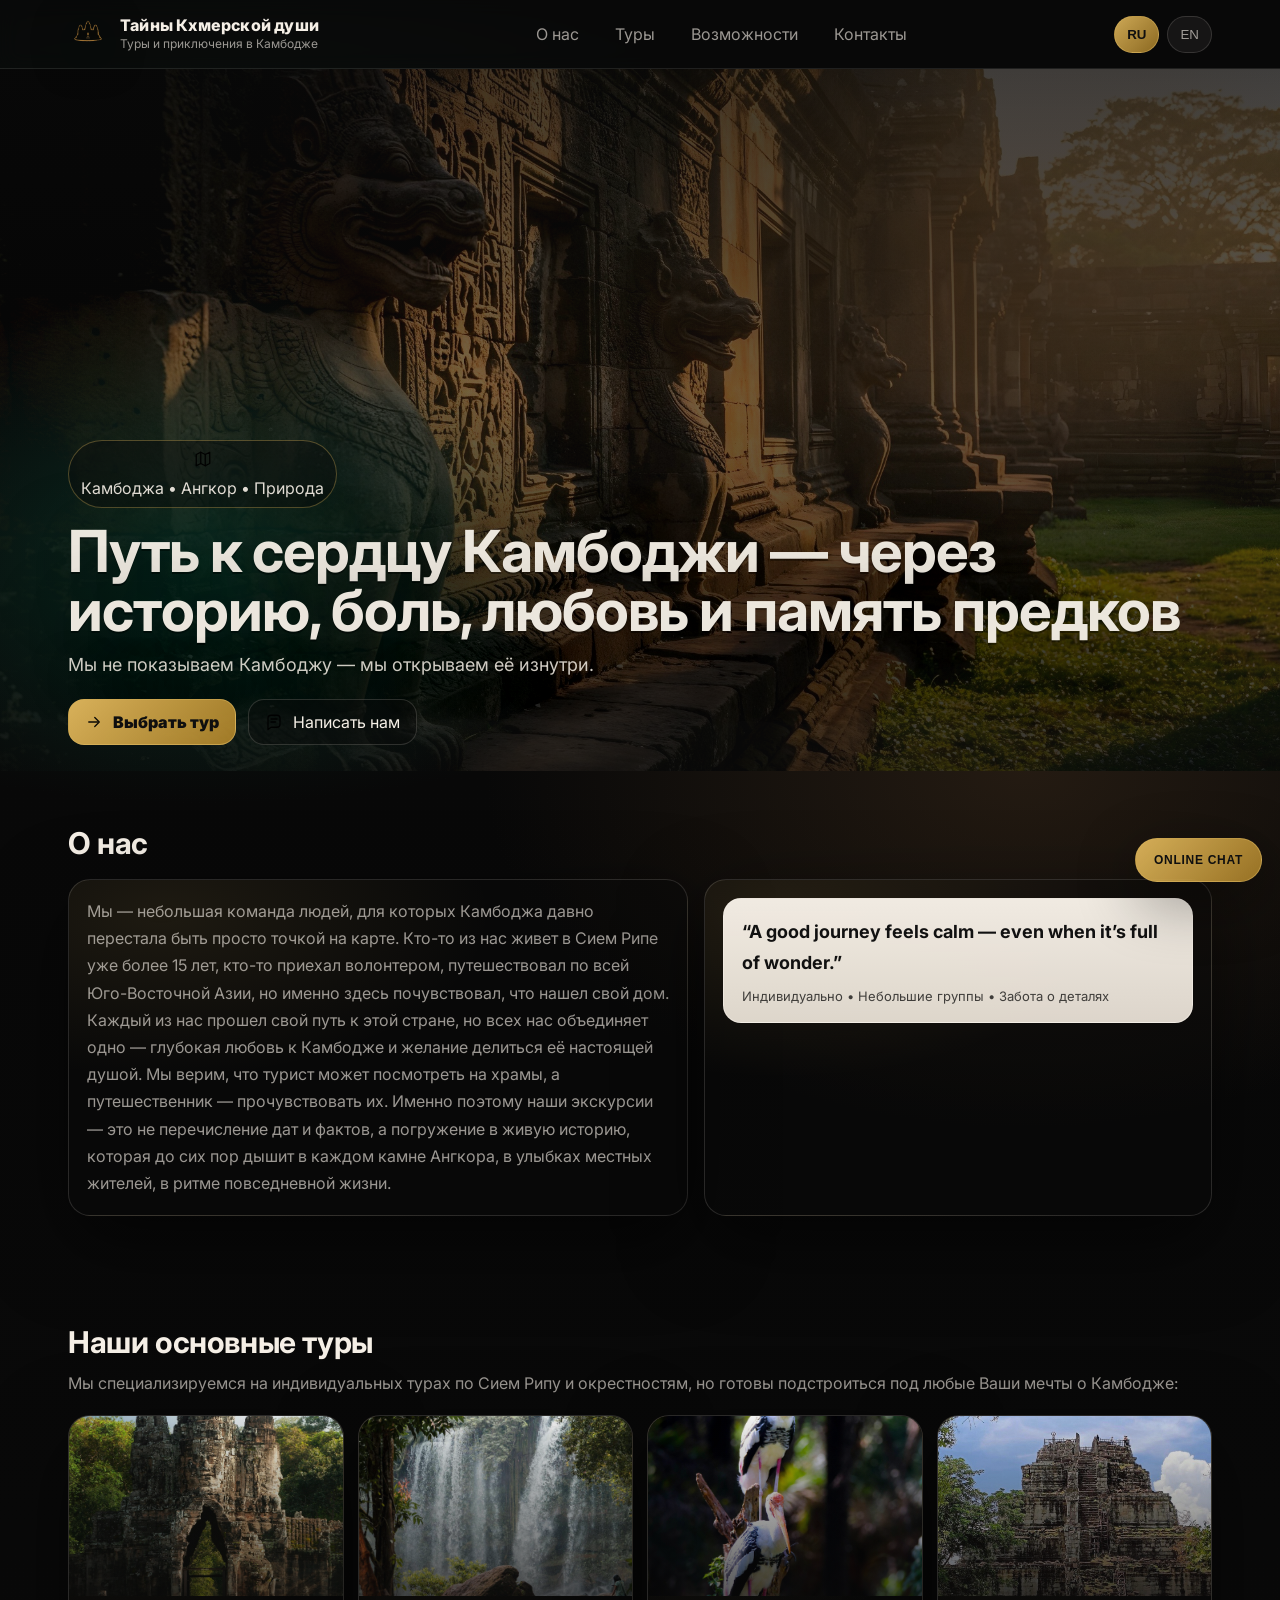
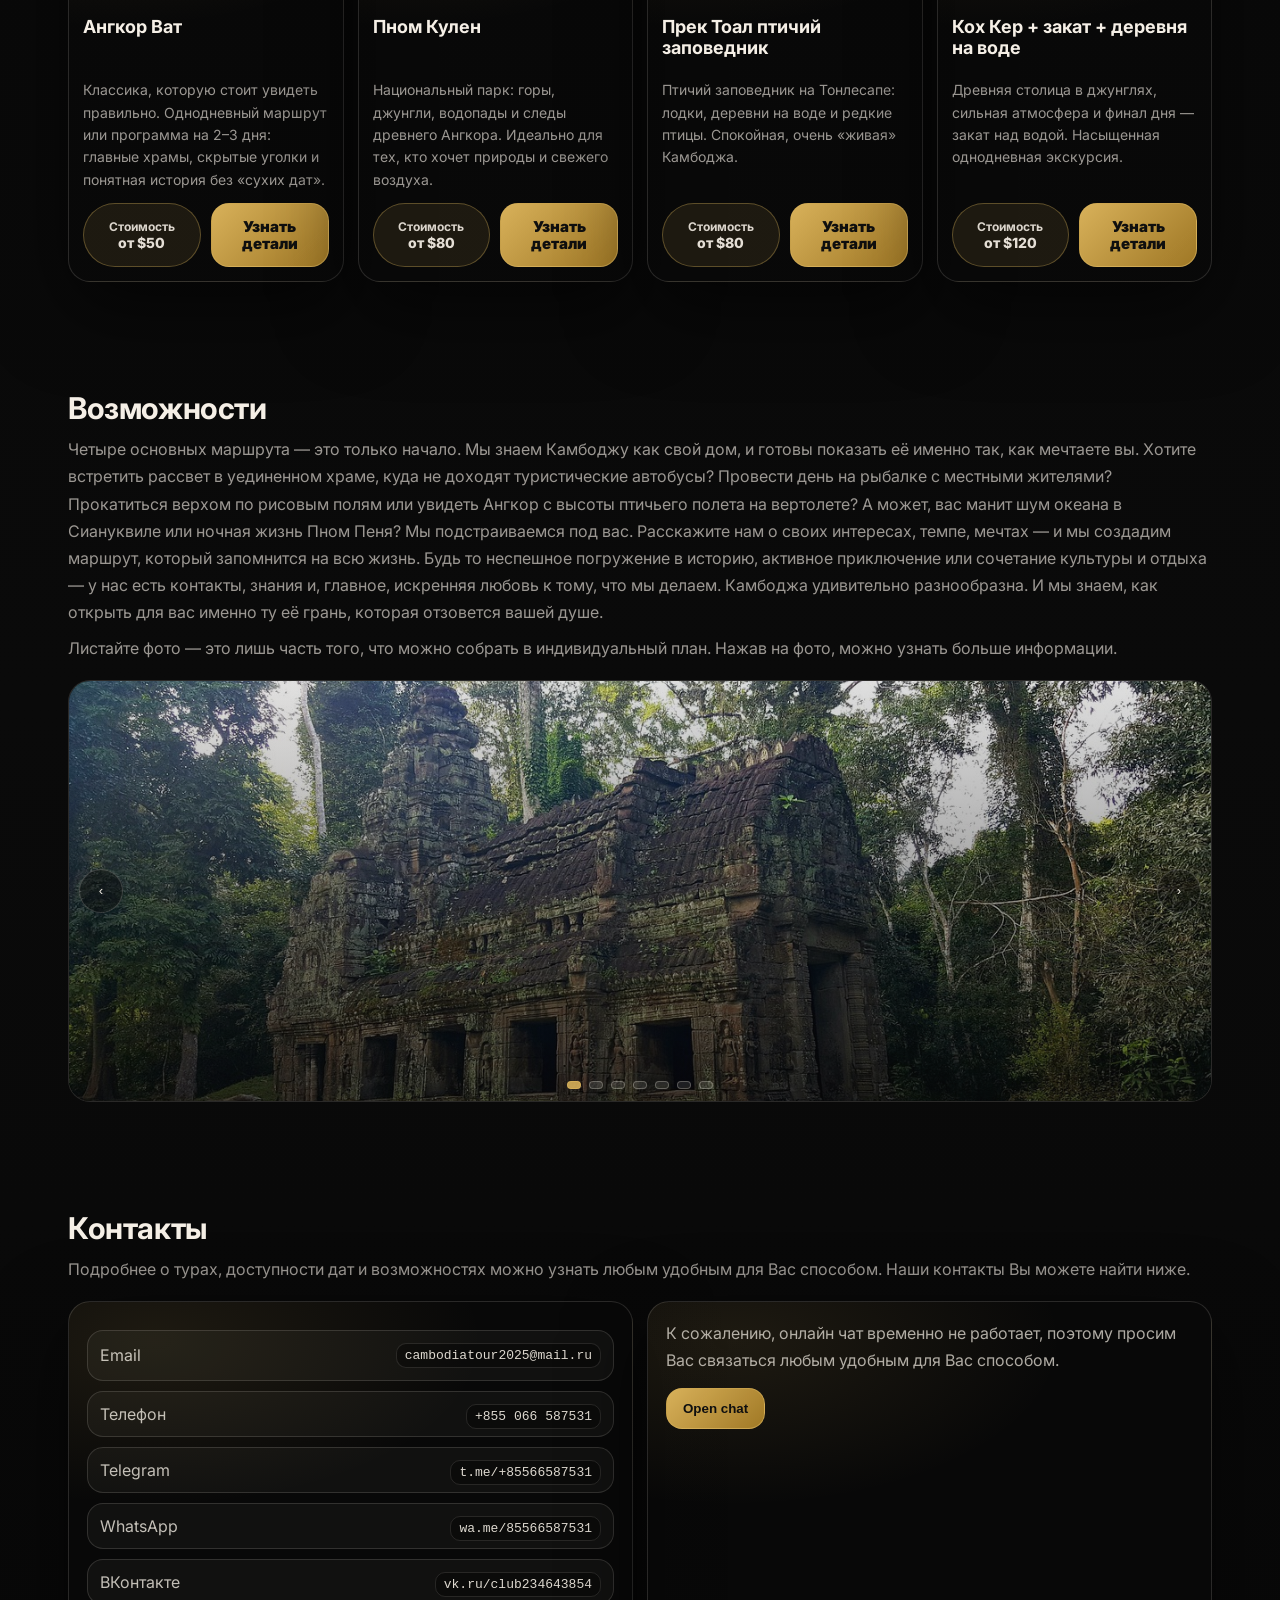
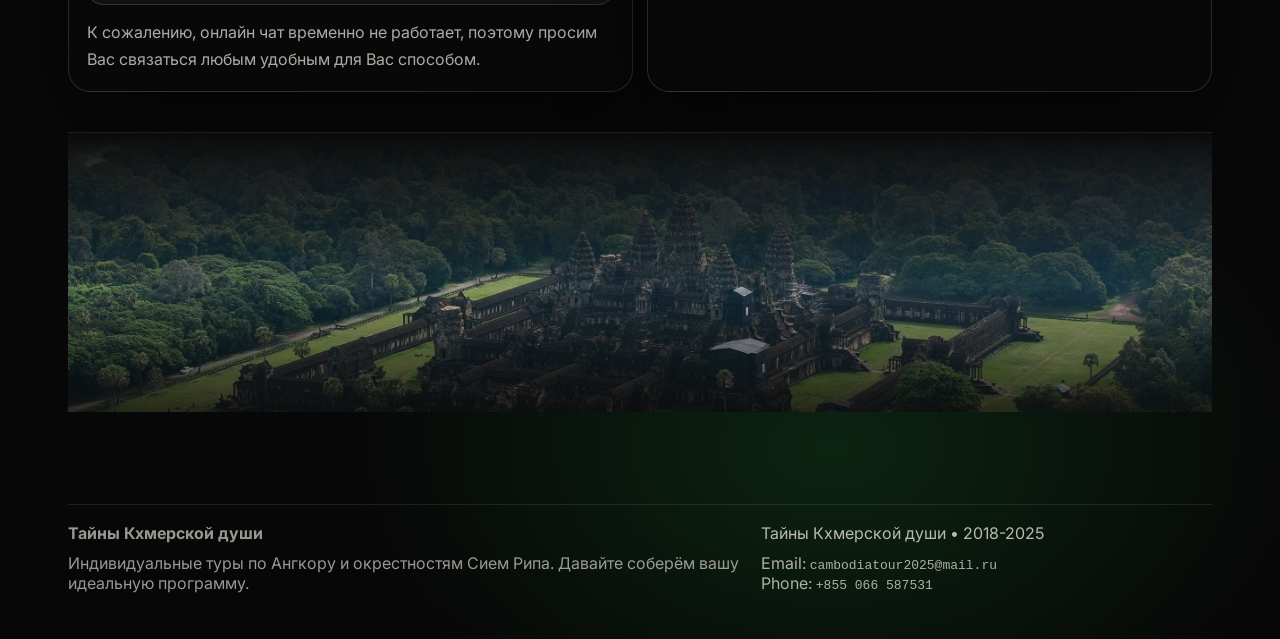
<file: index.html>
<!doctype html>
<html lang="ru">
<head>
  <meta charset="utf-8" />
  <meta name="viewport" content="width=device-width,initial-scale=1" />
  <title>Тайны Кхмерской души — Туры в Камбодже</title>
  <meta name="description" content="Премиальные туры и впечатления в Камбодже: Ангкор Ват, Пном Кулен, Prek Toal, Кох Кер." />
  <link rel="icon" href="assets/img/favicon.png" />
  <link rel="preconnect" href="https://fonts.googleapis.com">
  <link rel="preconnect" href="https://fonts.gstatic.com" crossorigin>
  <link href="https://fonts.googleapis.com/css2?family=Inter:wght@400;600;700;800;900&display=swap" rel="stylesheet">
  <link rel="stylesheet" href="css/styles.css" />
</head>
<body>

<header>
  <div class="container">
    <div class="nav">
      <a class="brand" href="#top" aria-label="Home">
        <img src="assets/img/logo.png" alt="Logo" />
        <div class="title">
          <b id="brandName">Тайны Кхмерской души</b>
          <span id="brandTag">Туры и приключения в Камбодже</span>
        </div>
      </a>

      <nav aria-label="Primary">
        <ul>
          <li><a href="#about" data-i18n="nav_about">О нас</a></li>
          <li><a href="#tours" data-i18n="nav_tours">Туры</a></li>
          <li><a href="#abilities" data-i18n="nav_abilities">Возможности</a></li>
          <li><a href="#contacts" data-i18n="nav_contacts">Контакты</a></li>
        </ul>
      </nav>

      <div class="lang" aria-label="Language">
        <button data-lang="ru" class="active">RU</button>
        <button data-lang="en">EN</button>
      </div>
    </div>
  </div>
</header>

<main id="top">
  <section class="hero" aria-label="Hero">
    <div class="container inner">
      <div class="pill">
        <img src="assets/icons/map.svg" alt="" />
        <span data-i18n="hero_pill">Камбоджа • Туры • Камбоджа</span>
      </div>

      <h1 data-i18n="hero_title">Путь к сердцу Камбоджи — через историю, боль, любовь и память предков</h1>
      <p class="lead" data-i18n="hero_lead">
        Мы не показываем Камбоджу — мы открываем её изнутри.
      </p>

      <div class="actions">
        <a class="btn primary" href="#tours">
          <img class="ic" src="assets/icons/arrow.svg" alt="" />
          <span data-i18n="hero_cta_primary">Выбрать тур</span>
        </a>

        <a class="btn" href="#contacts">
          <img class="ic" src="assets/icons/chat.svg" alt="" />
          <span data-i18n="hero_cta_secondary">Написать нам</span>
        </a>
      </div>
    </div>
  </section>

  <section id="about" class="section">
    <div class="container">
      <h2 data-i18n="about_title">О нас</h2>

      <div class="about-grid">
        <div class="card about-card">
          <p data-i18n="about_text"></p>
        </div>
        <div class="card about-card">
          <div class="cream cream-inner">
            <p class="quote">“A good journey feels calm — even when it’s full of wonder.”</p>
            <div class="small" data-i18n="about_note"></div>
          </div>
        </div>
      </div>
    </div>
  </section>

  <section id="tours" class="section">
    <div class="container">
      <h2 data-i18n="tours_title"></h2>
      <p data-i18n="tours_lead"></p>

      <div class="tours">
        <article class="card tour">
          <div class="media" style="background-image:url('assets/img/tour1_angkorwat.jpg')"></div>
          <div class="body">
            <h3 data-i18n="tour1_t"></h3>
            <p data-i18n="tour1_p">Классика, которую стоит увидеть правильно. Однодневный маршрут или программа на 2–3 дня: главные храмы, скрытые уголки и понятная история без «сухих дат».</p>
            <div class="price">
              <span class="tag"><span class="price-title" data-i18n="price_from"></span><span class="price-value" data-i18n="price_angkor"></span></span>
              <a class="btn primary" href="tours/angkor-wat.html"><span data-i18n="order_btn"></span></a>
            </div>
          </div>
        </article>

        <article class="card tour">
          <div class="media" style="background-image:url('assets/img/tour2_phnomkulen.jpg')"></div>
          <div class="body">
            <h3 data-i18n="tour2_t"></h3>
            <p data-i18n="tour2_p">Национальный парк: горы, джунгли, водопады и следы древнего Ангкора. Идеально для тех, кто хочет природы и свежего воздуха.</p>
            <div class="price">
              <span class="tag"><span class="price-title" data-i18n="price_from"></span><span class="price-value" data-i18n="price_kulen"></span></span>
              <a class="btn primary" href="tours/phnom-kulen.html"><span data-i18n="order_btn"></span></a>
            </div>
          </div>
        </article>

        <article class="card tour">
          <div class="media" style="background-image:url('assets/img/tour3_prektoal.jpg')"></div>
          <div class="body">
            <h3 data-i18n="tour3_t"></h3>
            <p data-i18n="tour3_p">Птичий заповедник на Тонлесапе: лодки, деревни на воде и редкие птицы. Спокойная, очень «живая» Камбоджа.</p>
            <div class="price">
              <span class="tag"><span class="price-title" data-i18n="price_from"></span><span class="price-value" data-i18n="price_prek_toal"></span></span>
              <a class="btn primary" href="tours/prek-toal.html"><span data-i18n="order_btn"></span></a>
            </div>
          </div>
        </article>

        <article class="card tour">
          <div class="media" style="background-image:url('assets/img/tour4_kohker.jpg')"></div>
          <div class="body">
            <h3 data-i18n="tour4_t"></h3>
            <p data-i18n="tour4_p">Древняя столица в джунглях, сильная атмосфера и финал дня — закат над водой. Насыщенная однодневная экскурсия.</p>
            <div class="price">
              <span class="tag"><span class="price-title" data-i18n="price_from"></span><span class="price-value" data-i18n="price_koh_ker"></span></span>
              <a class="btn primary" href="tours/koh-ker.html"><span data-i18n="order_btn"></span></a>
            </div>
          </div>
        </article>
      </div>
    </div>
  </section>

  <section id="abilities" class="section">
    <div class="container">
      <h2 data-i18n="abilities_title"></h2>
      <p data-i18n="abilities_lead"></p>
      <p style="margin-top:8px" data-i18n="abilities_hint"></p>

      <div class="carousel" id="abilityCarousel" aria-label="Abilities carousel">
        <div class="track" id="abilityTrack">
          <div class="slide" style="background-image:url('assets/img/ability1.jpg')" data-href="tours/angkor-wat.html" aria-label="Angkor Wat"></div>
          <div class="slide" style="background-image:url('assets/img/ability2.jpg')"></div>
          <div class="slide" style="background-image:url('assets/img/ability3.jpg')" data-href="tours/floating-village.html" aria-label="Floating village"></div>
          <div class="slide" style="background-image:url('assets/img/ability4.jpg')" data-href="tours/koh-ker.html" aria-label="Koh Ker"></div>
          <div class="slide" style="background-image:url('assets/img/ability5.jpg')" data-href="tours/lotus-farm.html" aria-label="Jeep tours"></div>
          <div class="slide" style="background-image:url('assets/img/ability6_jeeps.jpg')" data-href="tours/jeeps.html" aria-label="Jeep tours"></div>
          <div class="slide" style="background-image:url('assets/img/ability-fishing.jpg')" data-href="tours/fishing.html" aria-label="Fishing"></div>
        </div>
        <div class="controls">
          <button id="prevSlide" aria-label="Previous">‹</button>
          <button id="nextSlide" aria-label="Next">›</button>
        </div>
        <div class="dots" id="abilityDots" aria-label="Carousel dots"></div>
      </div>
    </div>
  </section>

  <section id="contacts" class="section">
    <div class="container">
      <h2 data-i18n="contacts_title"></h2>
      <p data-i18n="contacts_lead"></p>

      <div class="contacts">
        <div class="card panel">
          <div class="field"><span data-i18n="email"></span> <code>cambodiatour2025@mail.ru</code></div>
          <div class="field"><span data-i18n="phone"></span> <a href="tel:+855066587531"><code>+855 066 587531</code></a></div>
          <div class="field"><span data-i18n="telegram"></span> <a href="https://t.me/+85566587531" target="_blank" rel="noopener"><code>t.me/+85566587531</code></a></div>
          <div class="field"><span data-i18n="whatsapp"></span> <a href="https://wa.me/85566587531" target="_blank" rel="noopener"><code>wa.me/85566587531</code></a></div>
          <div class="field"><span data-i18n="vk"></span> <a href="https://vk.ru/club234643854" target="_blank" rel="noopener"><code>vk.ru/club234643854</code></a></div>
<p style="margin-top:14px;color:rgba(245,239,230,.7)" data-i18n="chat_note"></p>
        </div>

        <div class="card panel">
<p style="margin:0;color:rgba(245,239,230,.7);line-height:1.7" data-i18n="chat_note"></p>
          <div class="actions" style="margin-top:14px">
            <button class="btn primary" type="button" data-open-chat>
              <span>Open chat</span>
            </button>
          </div>
        </div>
      </div>

      <div class="footer-photo" aria-label="Footer photo"></div>
    </div>
  </section>
</main>

<footer>
  <div class="container">
    <hr class="sep" />
    <div class="footer-grid">
      <div>
        <b id="footerBrand">Тайны Кхмерской души</b>
        <p style="margin:10px 0 0" data-i18n="footer_text"></p>
      </div>
      <div>
        <div style="color:rgba(245,239,230,.75)" data-i18n="footer_rights"></div>
        <div style="margin-top:10px;color:rgba(245,239,230,.7)">
          Email: <a href="mailto:cambodiatour2025@mail.ru" style="color:inherit;text-decoration:none"><code>cambodiatour2025@mail.ru</code></a><br/>
          Phone: <a href="tel:+855066587531" style="color:inherit;text-decoration:none"><code>+855 066 587531</code></a>
        </div>
      </div>
    </div>
  </div>
</footer>

<button class="chat-fab" id="chatFab" aria-label="Open chat" type="button">
  <span>Online chat</span>
</button>

<div class="chat-panel" id="chatPanel" aria-label="Chat panel">
  <div class="card" style="height:100%">
    <div class="chat-head">
      <b>Online assistant</b>
      <button id="chatClose" aria-label="Close">✕</button>
    </div>
    <div class="chat-body" id="chatBody">
      <div class="msg">👋 Привет! Чат временно не работает, поэтому просим связаться с нами любым удобным для вас способом: Telegram - t.me/+85566587531, WhatsApp - wa.me/85566587531 или VK - vk.ru/club234643854.</div>
    </div>
    <div class="chat-input">
      <input id="chatInput" placeholder="Message..." />
      <button id="chatSend" type="button">Send</button>
    </div>
  </div>
</div>

<script src="js/i18n.js"></script>
<script src="js/config.js"></script>
<script src="js/app.js"></script>
</body>
</html>
</file>
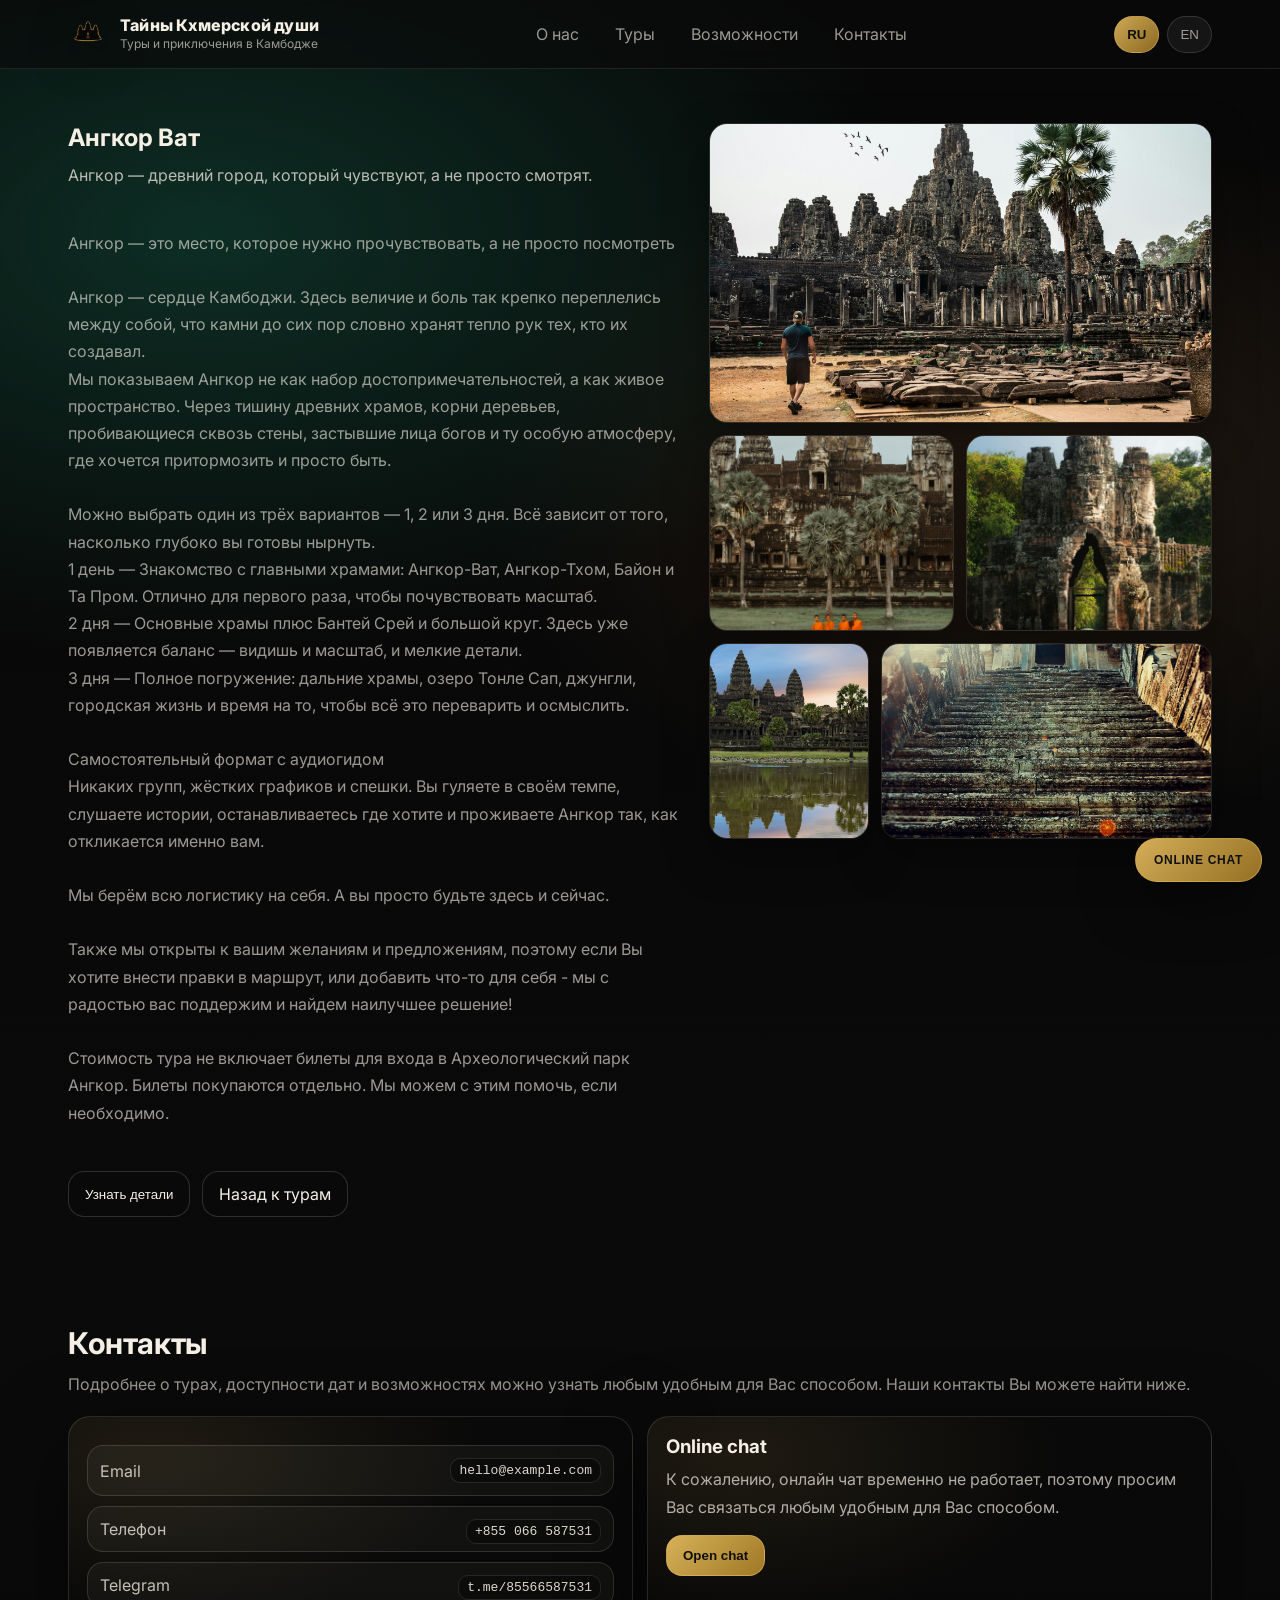
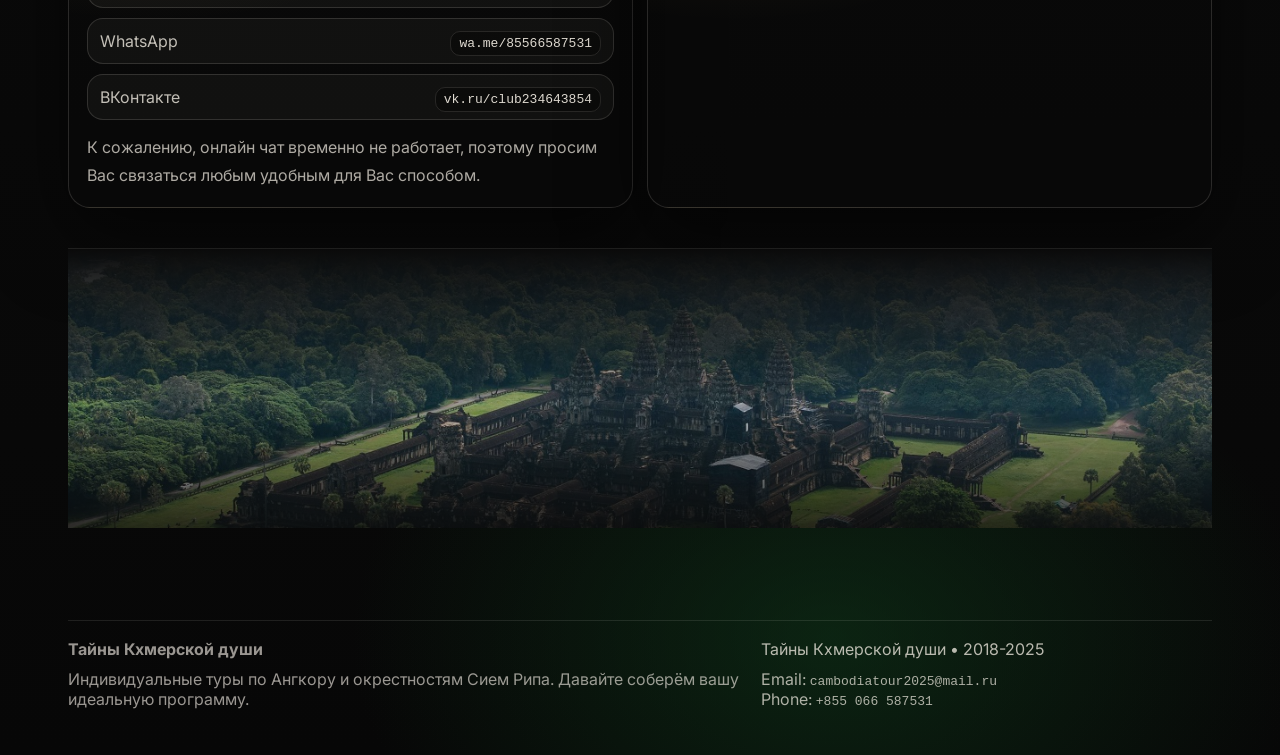
<file: tours/angkor-wat.html>
<!doctype html>
<html lang="ru">
<head>
  <meta charset="utf-8" />
  <meta name="viewport" content="width=device-width,initial-scale=1" />
  <title>Сердце Ангкора — Туры в Сием Рипе</title>
  <meta name="description" content="Премиальные туры и впечатления в Сием Рипе: Ангкор Ват, Пном Кулен, Prek Toal, Кох Кер." />
  <link rel="icon" href="../assets/img/favicon.png" />
  <link rel="preconnect" href="https://fonts.googleapis.com">
  <link rel="preconnect" href="https://fonts.gstatic.com" crossorigin>
  <link href="https://fonts.googleapis.com/css2?family=Inter:wght@400;600;700;800;900&display=swap" rel="stylesheet">
  <link rel="stylesheet" href="../css/styles.css" />
</head>
<body>

<header>
  <div class="container">
    <div class="nav">
      <a class="brand" href="../index.html#top" aria-label="Home">
        <img src="../assets/img/logo.png" alt="Logo" />
        <div class="title">
          <b id="brandName">Сердце Ангкора</b>
          <span id="brandTag">Туры и приключения в Сием Рипе</span>
        </div>
      </a>

      <nav aria-label="Primary">
        <ul>
          <li><a href="../index.html#about" data-i18n="nav_about">О нас</a></li>
          <li><a href="../index.html#tours" data-i18n="nav_tours">Туры</a></li>
          <li><a href="../index.html#abilities" data-i18n="nav_abilities">Возможности</a></li>
          <li><a href="../index.html#contacts" data-i18n="nav_contacts">Контакты</a></li>
        </ul>
      </nav>

      <div class="lang" aria-label="Language">
        <button data-lang="ru" class="active">RU</button>
        <button data-lang="en">EN</button>
      </div>
    </div>
  </div>
</header>
  <main>
    <section class="section">
      <div class="container">
        <div class="tour-detail">
          <div class="tour-detail__text">
            <h1 data-i18n="tour_angkor_wat_title"></h1>
            <p class="muted" data-i18n="tour_angkor_wat_lead"></p>
            <div class="prose">
              <p data-i18n="tour_angkor_wat_title_text"></p>
            </div>
            <div class="actions">
              <button class="btn gold" data-open-chat="1" data-tour="tour_angkor_wat_title">
                <span data-i18n="order_btn"></span>
              </button>
              <a class="btn ghost" href="../index.html#tours">
                <span data-i18n="back_to_tours"></span>
              </a>
            </div>
          </div>
          <div class="tour-detail__media">
            <div class="tour-mosaic">
              <img src="../assets/img/tours/angkor-wat/aw1.jpg" alt="" loading="lazy" />
              <img src="../assets/img/tours/angkor-wat/aw2.jpg" alt="" loading="lazy" />
              <img src="../assets/img/tours/angkor-wat/aw3.jpg" alt="" loading="lazy" />
              <img src="../assets/img/tours/angkor-wat/aw4.jpg" alt="" loading="lazy" />
              <img src="../assets/img/tours/angkor-wat/aw5.jpg" alt="" loading="lazy" />
            </div>
          </div>
        </div>
      </div>
      </div>
    </section>

    <section id="contacts" class="section">
    <div class="container">
      <h2 data-i18n="contacts_title"></h2>
      <p data-i18n="contacts_lead"></p>

      <div class="contacts">
        <div class="card panel">
          <div class="field"><span data-i18n="email"></span> <code>hello@example.com</code></div>
          <div class="field"><span data-i18n="phone"></span> <a href="tel:+855066587531"><code>+855 066 587531</code></a></div>
          <div class="field"><span data-i18n="telegram"></span> <a href="https://t.me/85566587531" target="_blank" rel="noopener"><code>t.me/85566587531</code></a></div>
          <div class="field"><span data-i18n="whatsapp"></span> <a href="https://wa.me/85566587531" target="_blank" rel="noopener"><code>wa.me/85566587531</code></a></div>
          <div class="field"><span data-i18n="vk"></span> <a href="https://vk.ru/club234643854" target="_blank" rel="noopener"><code>vk.ru/club234643854</code></a></div>
<p style="margin-top:14px;color:rgba(245,239,230,.7)" data-i18n="chat_note"></p>
        </div>

        <div class="card panel">
          <h3 style="margin:0 0 8px">Online chat</h3>
          <p style="margin:0;color:rgba(245,239,230,.7);line-height:1.7">
            К сожалению, онлайн чат временно не работает, поэтому просим Вас связаться любым удобным для Вас способом.
          </p>
          <div class="actions" style="margin-top:14px">
            <button class="btn primary" type="button" data-open-chat>
              <span>Open chat</span>
            </button>
          </div>
        </div>
      </div>

      <div class="footer-photo" aria-label="Footer photo"></div>
    </div>
  </section>

  </main>

<footer>
  <div class="container">
    <hr class="sep" />
    <div class="footer-grid">
      <div>
        <b id="footerBrand">Тайны Кхмерской души</b>
        <p style="margin:10px 0 0" data-i18n="footer_text"></p>
      </div>
      <div>
        <div style="color:rgba(245,239,230,.75)" data-i18n="footer_rights"></div>
        <div style="margin-top:10px;color:rgba(245,239,230,.7)">
          Email: <a href="mailto:cambodiatour2025@mail.ru" style="color:inherit;text-decoration:none"><code>cambodiatour2025@mail.ru</code></a><br/>
          Phone: <a href="tel:+855066587531" style="color:inherit;text-decoration:none"><code>+855 066 587531</code></a>
        </div>
      </div>
    </div>
  </div>
</footer>

<button class="chat-fab" id="chatFab" aria-label="Open chat" type="button">
  <span>Online chat</span>
</button>

<div class="chat-panel" id="chatPanel" aria-label="Chat panel">
  <div class="card" style="height:100%">
    <div class="chat-head">
      <b>Online assistant</b>
      <button id="chatClose" aria-label="Close">✕</button>
    </div>
    <div class="chat-body" id="chatBody">
      <div class="msg">👋 Привет! Напишите свои предпочтения и интересы — предложу туры, маршруты.</div>
    </div>
    <div class="chat-input">
      <input id="chatInput" placeholder="Message..." />
      <button id="chatSend" type="button">Send</button>
    </div>
  </div>
</div>



<script src="../js/i18n.js"></script>
<script src="../js/config.js"></script>
<script src="../js/app.js"></script>
</body>
</html>
</file>
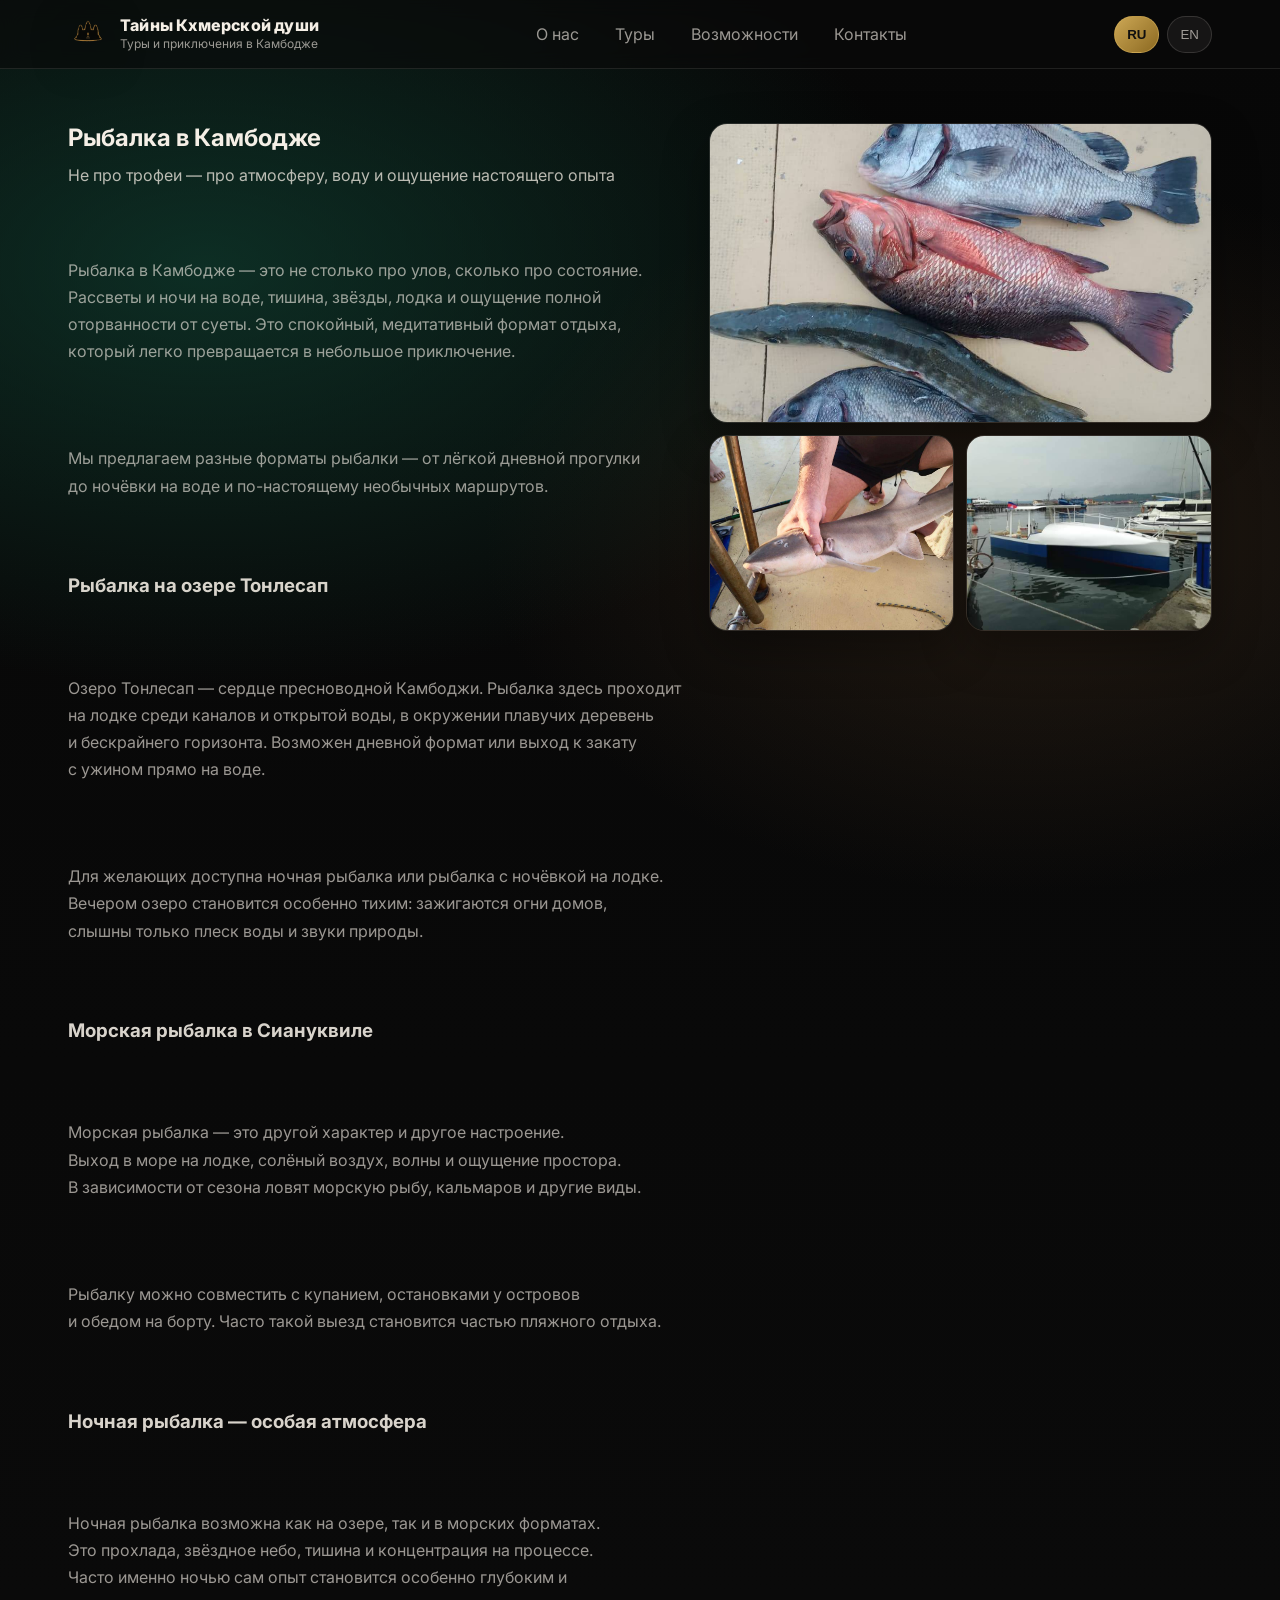
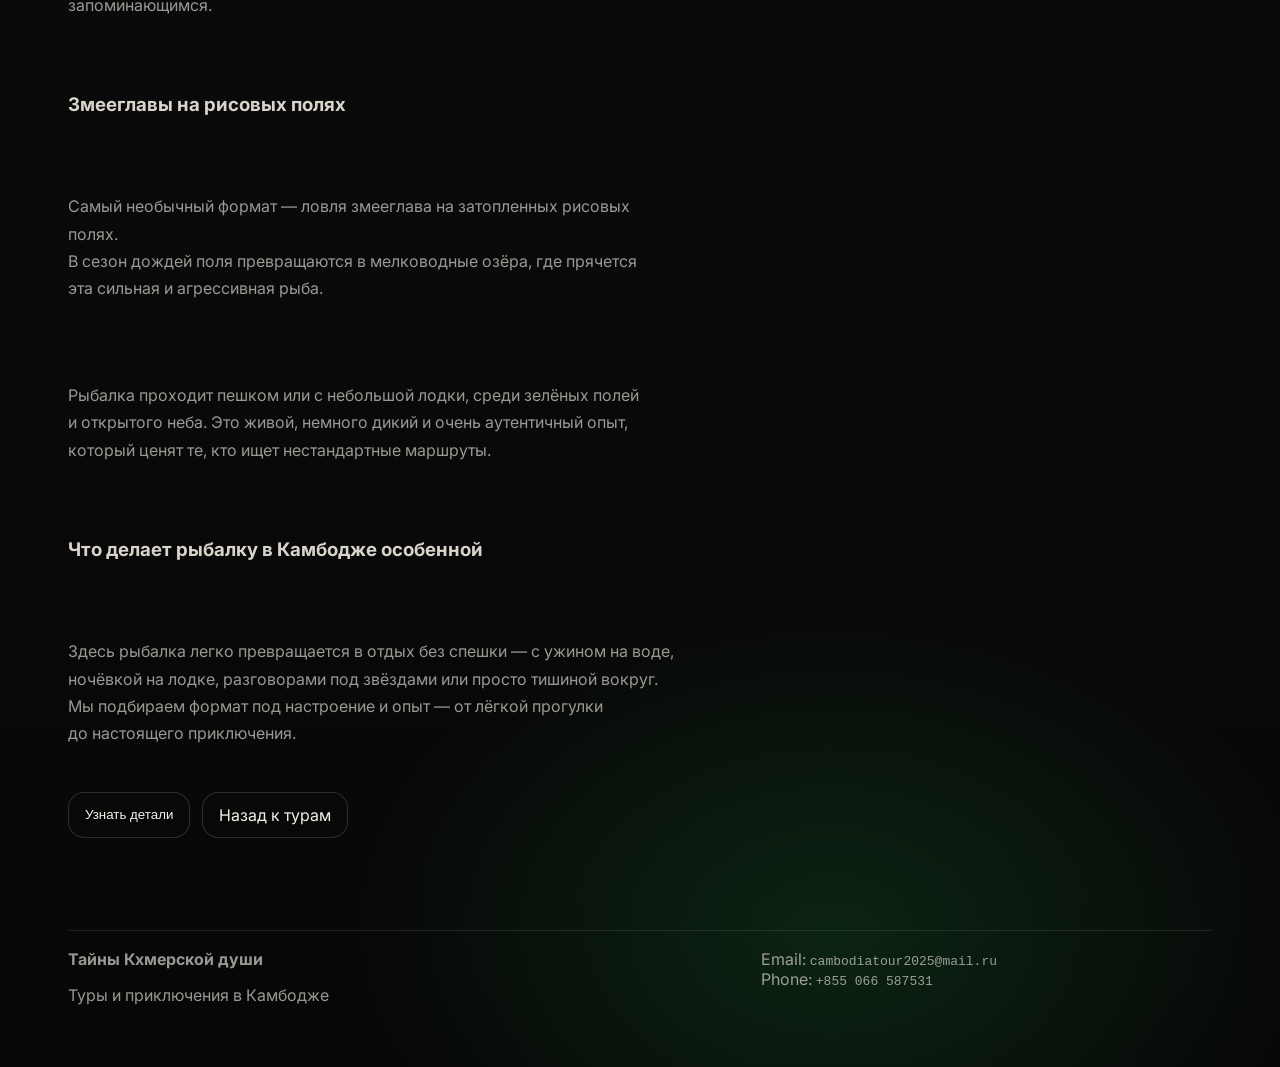
<file: tours/fishing.html>
<!doctype html>
<html lang="ru">
<head>
  <meta charset="utf-8" />
  <meta name="viewport" content="width=device-width,initial-scale=1" />
  <title>Рыбалка в Камбодже — Тайны Кхмерской души</title>
  <meta name="description" content="Рыбалка в Камбодже: Тонлесап, море, ночёвка на воде, рисовые поля и аутентичные маршруты." />
  <link rel="icon" href="../assets/img/favicon.png" />
  <link rel="preconnect" href="https://fonts.googleapis.com">
  <link rel="preconnect" href="https://fonts.gstatic.com" crossorigin>
  <link href="https://fonts.googleapis.com/css2?family=Inter:wght@400;600;700;800;900&display=swap" rel="stylesheet">
  <link rel="stylesheet" href="../css/styles.css" />
</head>

<body>

<header>
  <div class="container">
    <div class="nav">
      <a class="brand" href="../index.html#top" aria-label="Home">
        <img src="../assets/img/logo.png" alt="Logo" />
        <div class="title">
          <b>Тайны Кхмерской души</b>
          <span>Туры и приключения в Камбодже</span>
        </div>
      </a>

      <nav aria-label="Primary">
        <ul>
          <li><a href="../index.html#about">О нас</a></li>
          <li><a href="../index.html#tours">Туры</a></li>
          <li><a href="../index.html#abilities">Возможности</a></li>
          <li><a href="../index.html#contacts">Контакты</a></li>
        </ul>
      </nav>

      <div class="lang">
        <button class="active">RU</button>
        <button>EN</button>
      </div>
    </div>
  </div>
</header>

<main>

  <section class="section">
    <div class="container">
      <div class="tour-detail">

        <!-- ТЕКСТ -->
        <div class="tour-detail__text">
          <h1>Рыбалка в Камбодже</h1>
          <p class="muted">
            Не про трофеи — про атмосферу, воду и ощущение настоящего опыта
          </p>

          <div class="prose">
            <p>
              Рыбалка в Камбодже — это не столько про улов, сколько про состояние.
              Рассветы и ночи на воде, тишина, звёзды, лодка и ощущение полной
              оторванности от суеты. Это спокойный, медитативный формат отдыха,
              который легко превращается в небольшое приключение.
            </p>

            <p>
              Мы предлагаем разные форматы рыбалки — от лёгкой дневной прогулки
              до ночёвки на воде и по-настоящему необычных маршрутов.
            </p>

            <h3>Рыбалка на озере Тонлесап</h3>
            <p>
              Озеро Тонлесап — сердце пресноводной Камбоджи. Рыбалка здесь проходит
              на лодке среди каналов и открытой воды, в окружении плавучих деревень
              и бескрайнего горизонта. Возможен дневной формат или выход к закату
              с ужином прямо на воде.
            </p>

            <p>
              Для желающих доступна ночная рыбалка или рыбалка с ночёвкой на лодке.
              Вечером озеро становится особенно тихим: зажигаются огни домов,
              слышны только плеск воды и звуки природы.
            </p>

            <h3>Морская рыбалка в Сиануквиле</h3>
            <p>
              Морская рыбалка — это другой характер и другое настроение.
              Выход в море на лодке, солёный воздух, волны и ощущение простора.
              В зависимости от сезона ловят морскую рыбу, кальмаров и другие виды.
            </p>

            <p>
              Рыбалку можно совместить с купанием, остановками у островов
              и обедом на борту. Часто такой выезд становится частью пляжного отдыха.
            </p>

            <h3>Ночная рыбалка — особая атмосфера</h3>
            <p>
              Ночная рыбалка возможна как на озере, так и в морских форматах.
              Это прохлада, звёздное небо, тишина и концентрация на процессе.
              Часто именно ночью сам опыт становится особенно глубоким и запоминающимся.
            </p>

            <h3>Змееглавы на рисовых полях</h3>
            <p>
              Самый необычный формат — ловля змееглава на затопленных рисовых полях.
              В сезон дождей поля превращаются в мелководные озёра, где прячется
              эта сильная и агрессивная рыба.
            </p>

            <p>
              Рыбалка проходит пешком или с небольшой лодки, среди зелёных полей
              и открытого неба. Это живой, немного дикий и очень аутентичный опыт,
              который ценят те, кто ищет нестандартные маршруты.
            </p>

            <h3>Что делает рыбалку в Камбодже особенной</h3>
            <p>
              Здесь рыбалка легко превращается в отдых без спешки — с ужином на воде,
              ночёвкой на лодке, разговорами под звёздами или просто тишиной вокруг.
              Мы подбираем формат под настроение и опыт — от лёгкой прогулки
              до настоящего приключения.
            </p>
          </div>

          <div class="actions">
            <button class="btn gold" data-open-chat="1" data-tour="fishing">
              Узнать детали
            </button>
            <a class="btn ghost" href="../index.html#tours">
              Назад к турам
            </a>
          </div>
        </div>

        <!-- МЕДИА -->
        <div class="tour-detail__media">
          <div class="tour-mosaic">
            <img src="../assets/img/tours/fishing/fishes.jpg" alt="" loading="lazy" />
            <img src="../assets/img/tours/fishing/fishes2.jpg" alt="" loading="lazy" />
            <img src="../assets/img/tours/fishing/fishing.jpg" alt="" loading="lazy" />
          </div>
        </div>

      </div>
    </div>
  </section>

</main>

<footer>
  <div class="container">
    <hr class="sep" />
    <div class="footer-grid">
      <div>
        <b>Тайны Кхмерской души</b>
        <p>Туры и приключения в Камбодже</p>
      </div>
      <div>
        <div>Email: <code>cambodiatour2025@mail.ru</code></div>
        <div>Phone: <code>+855 066 587531</code></div>
      </div>
    </div>
  </div>
</footer>

</body>
</html>
</file>
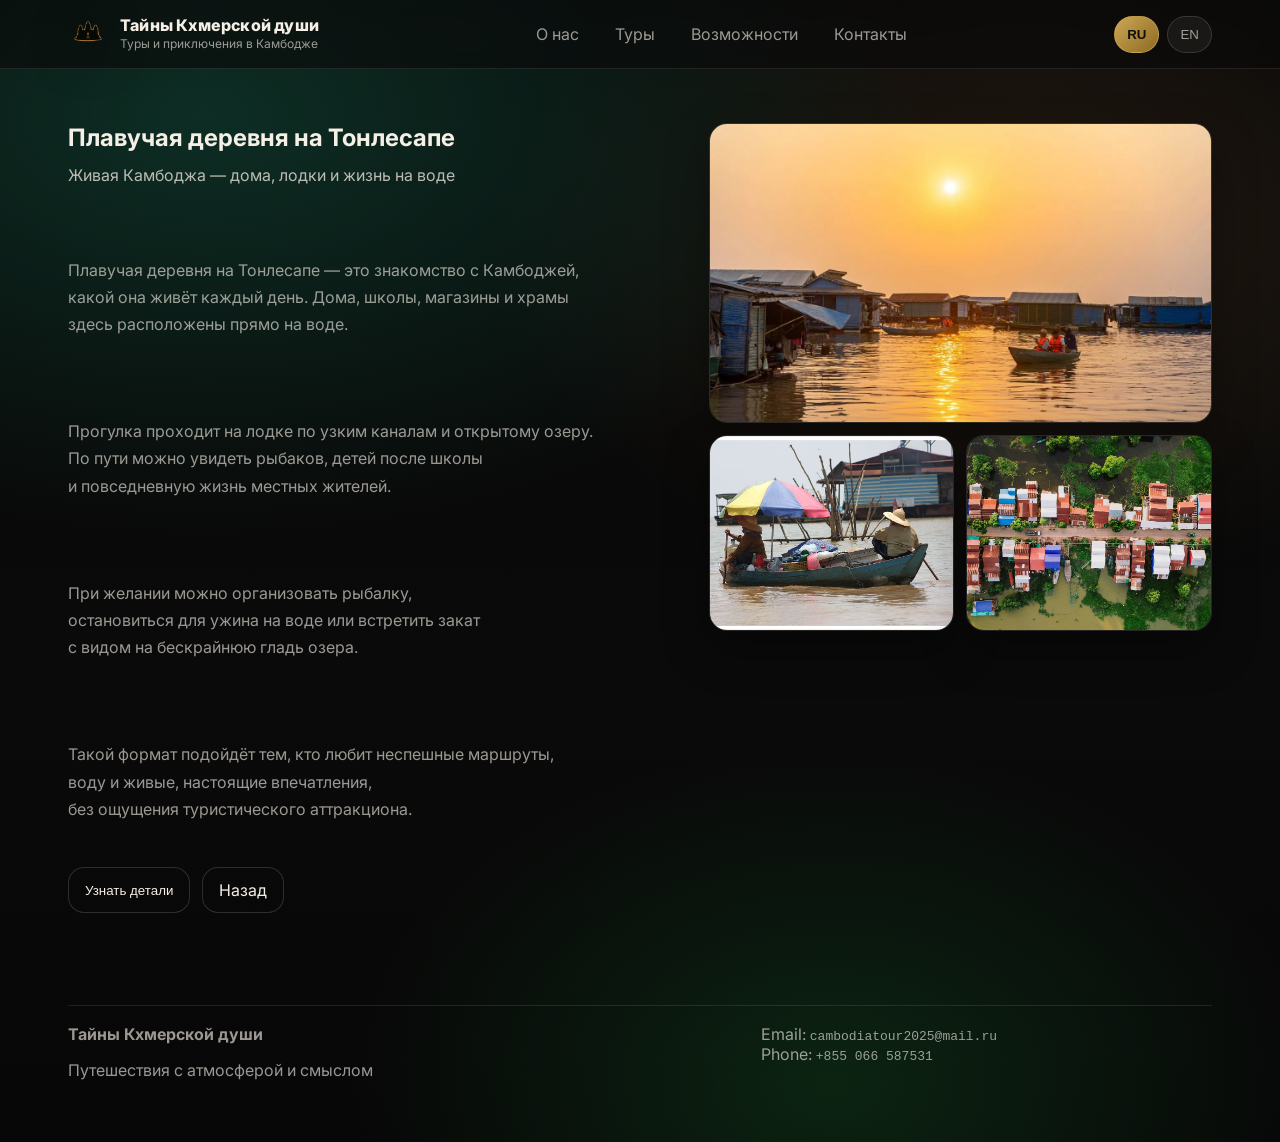
<file: tours/floating-village.html>
<!doctype html>
<html lang="ru">
<head>
  <meta charset="utf-8" />
  <meta name="viewport" content="width=device-width,initial-scale=1" />
  <title>Плавучая деревня Тонлесап — Туры в Камбодже</title>
  <meta name="description" content="Плавучая деревня на Тонлесапе — аутентичная жизнь Камбоджи на воде." />
  <link rel="icon" href="../assets/img/favicon.png" />

  <link rel="preconnect" href="https://fonts.googleapis.com">
  <link rel="preconnect" href="https://fonts.gstatic.com" crossorigin>
  <link href="https://fonts.googleapis.com/css2?family=Inter:wght@400;600;700;800;900&display=swap" rel="stylesheet">

  <link rel="stylesheet" href="../css/styles.css" />
</head>
<body>

<header>
  <div class="container">
    <div class="nav">
      <a class="brand" href="../index.html#top">
        <img src="../assets/img/logo.png" alt="Logo" />
        <div class="title">
          <b>Тайны Кхмерской души</b>
          <span>Туры и приключения в Камбодже</span>
        </div>
      </a>

      <nav>
        <ul>
          <li><a href="../index.html#about">О нас</a></li>
          <li><a href="../index.html#tours">Туры</a></li>
          <li><a href="../index.html#abilities">Возможности</a></li>
          <li><a href="../index.html#contacts">Контакты</a></li>
        </ul>
      </nav>

      <div class="lang">
        <button class="active">RU</button>
        <button>EN</button>
      </div>
    </div>
  </div>
</header>

<main>
  <section class="section">
    <div class="container">
      <div class="tour-detail">

        <div class="tour-detail__text">
          <h1>Плавучая деревня на Тонлесапе</h1>
          <p class="muted">
            Живая Камбоджа — дома, лодки и жизнь на воде
          </p>

          <div class="prose">
            <p>
              Плавучая деревня на Тонлесапе — это знакомство с Камбоджей,
              какой она живёт каждый день. Дома, школы, магазины и храмы
              здесь расположены прямо на воде.
            </p>

            <p>
              Прогулка проходит на лодке по узким каналам и открытому озеру.
              По пути можно увидеть рыбаков, детей после школы
              и повседневную жизнь местных жителей.
            </p>

            <p>
              При желании можно организовать рыбалку,
              остановиться для ужина на воде или встретить закат
              с видом на бескрайнюю гладь озера.
            </p>

            <p>
              Такой формат подойдёт тем, кто любит неспешные маршруты,
              воду и живые, настоящие впечатления,
              без ощущения туристического аттракциона.
            </p>
          </div>

          <div class="actions">
            <button class="btn gold" data-open-chat>
              Узнать детали
            </button>
            <a class="btn ghost" href="../index.html#abilities">
              Назад
            </a>
          </div>
        </div>

        <div class="tour-detail__media">
          <div class="tour-mosaic">
            <img src="../assets/img/tours/floating-village/Siem-Reap-Floating-Village.jpg" loading="lazy" />
            <img src="../assets/img/tours/floating-village/tonle-sap-floating-market2.jpg" loading="lazy" />
            <img src="../assets/img/tours/floating-village/ability3.jpg" loading="lazy" />
          </div>
        </div>

      </div>
    </div>
  </section>
</main>

<footer>
  <div class="container">
    <hr class="sep" />
    <div class="footer-grid">
      <div>
        <b>Тайны Кхмерской души</b>
        <p>Путешествия с атмосферой и смыслом</p>
      </div>
      <div>
        <div>Email: <code>cambodiatour2025@mail.ru</code></div>
        <div>Phone: <code>+855 066 587531</code></div>
      </div>
    </div>
  </div>
</footer>

<script src="../js/i18n.js"></script>
<script src="../js/config.js"></script>
<script src="../js/app.js"></script>
</body>
</html>
</file>
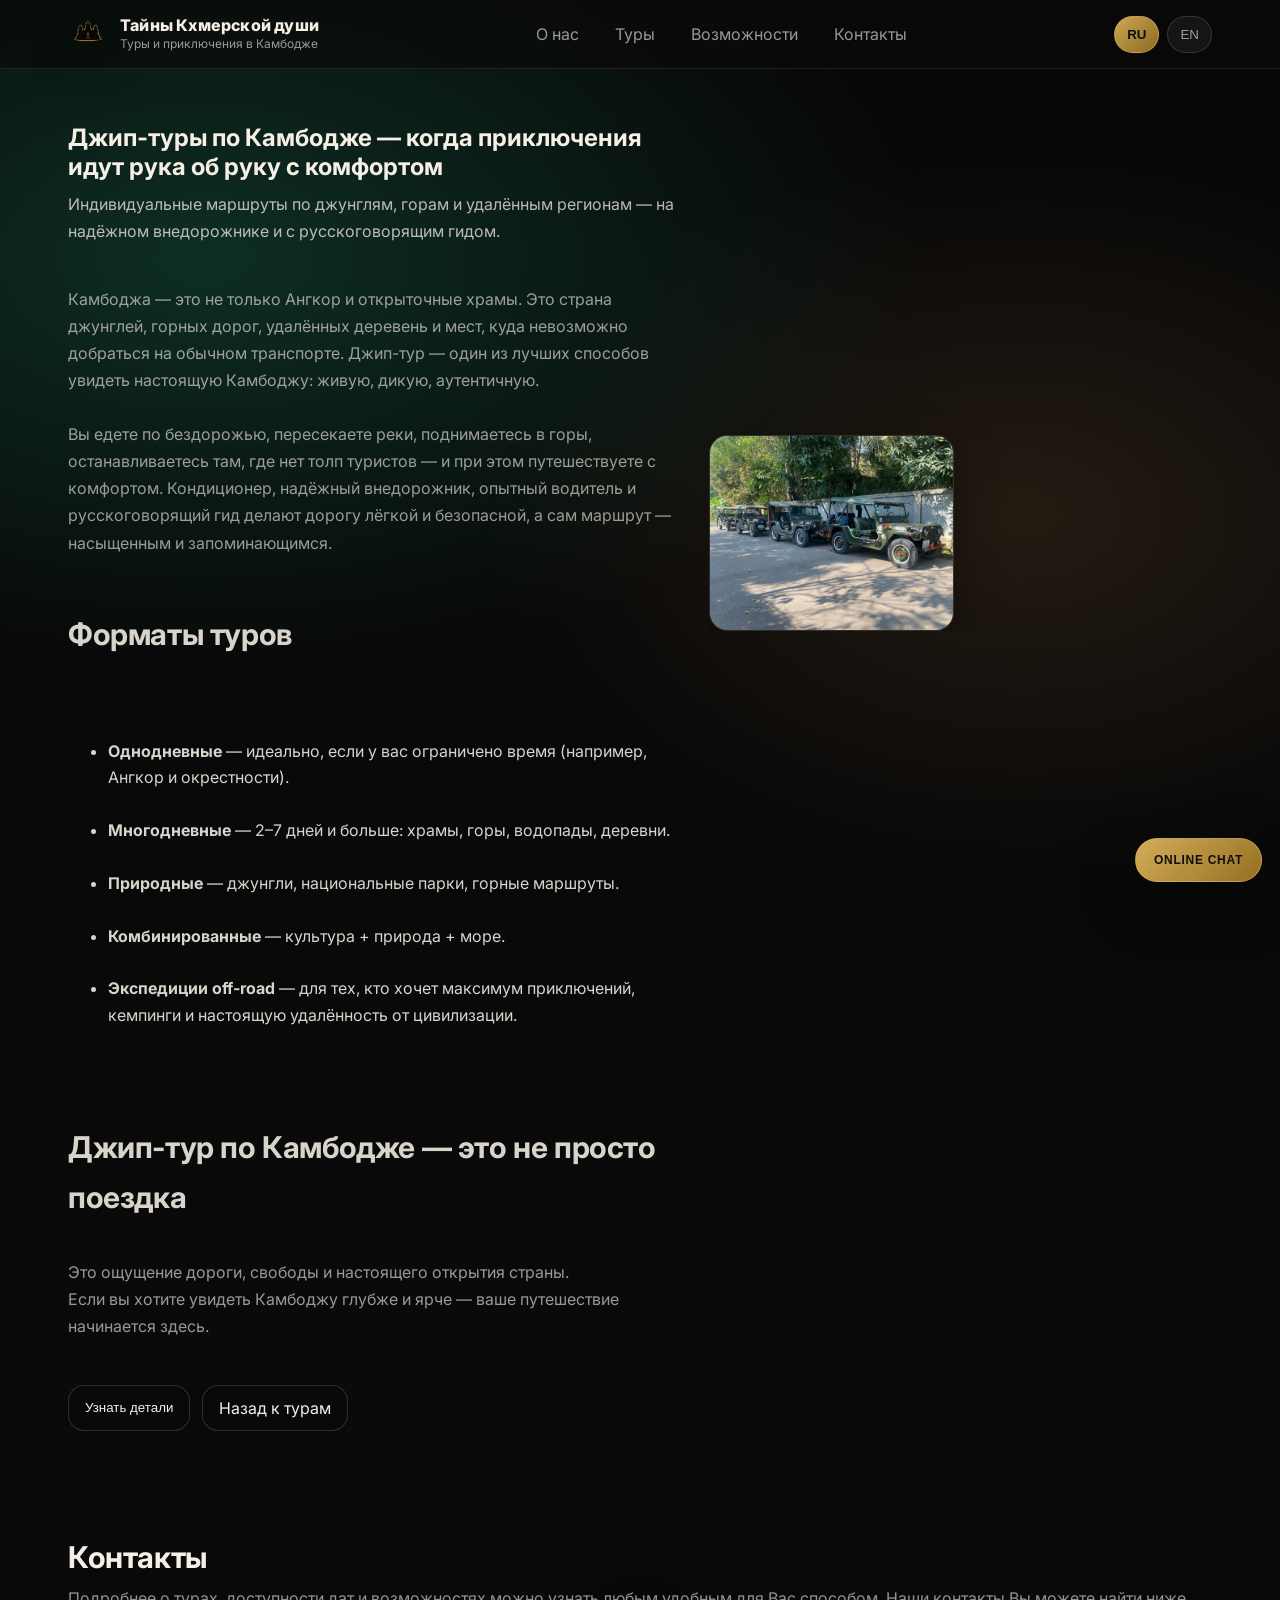
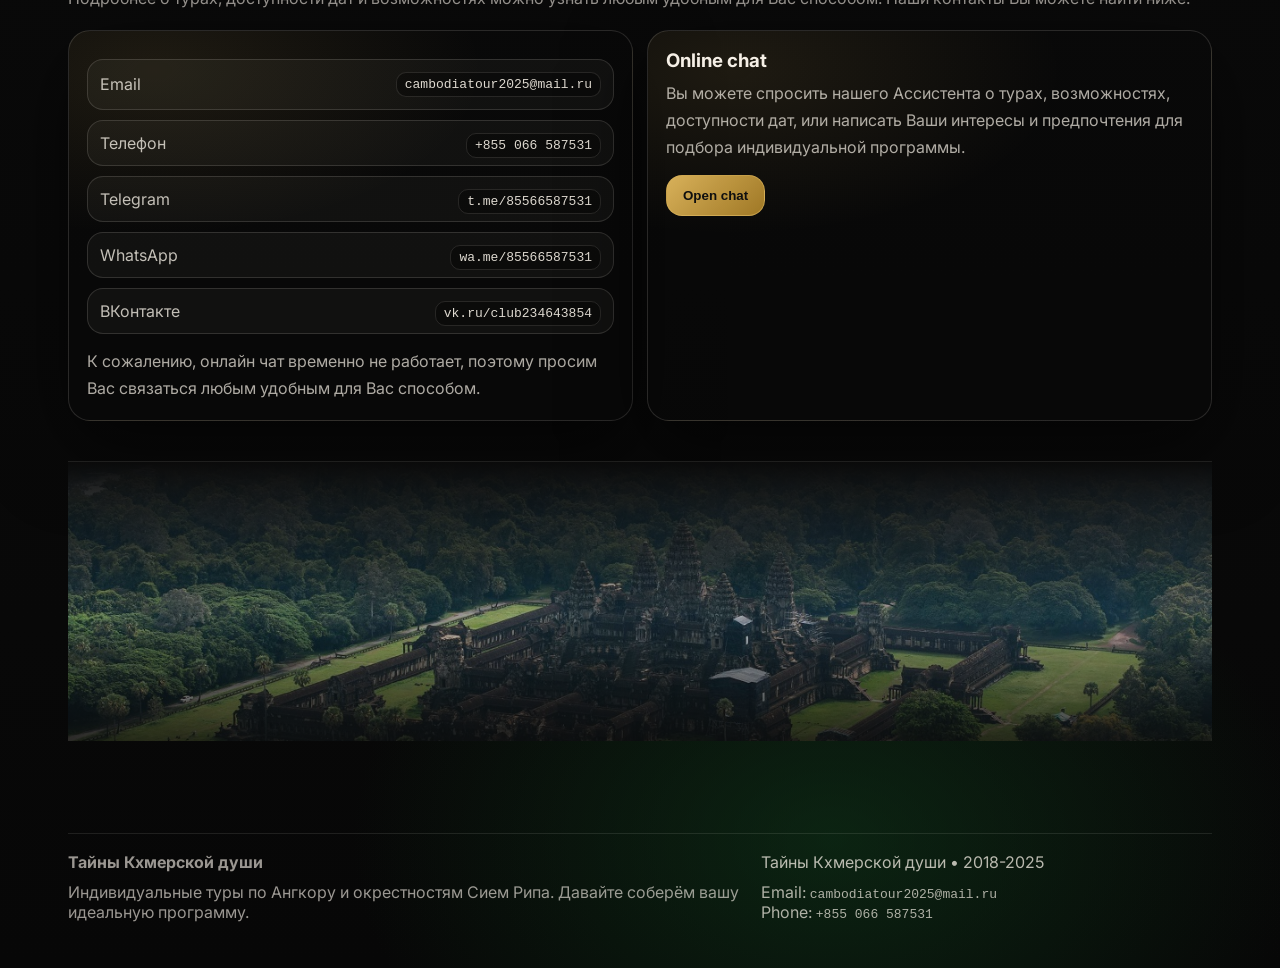
<file: tours/jeeps.html>
<!doctype html>
<html lang="ru">
<head>
  <meta charset="utf-8" />
  <meta name="viewport" content="width=device-width,initial-scale=1" />
  <title>Джип-туры по Камбодже — Khmer Soul Tours</title>
  <meta name="description" content="Джип-туры по Камбодже: Ангкор, Тонлесап, Кардамоновые горы, Ратанакири, Мондулкири и побережье. Комфортные внедорожники и русскоговорящий гид." />
  <link rel="icon" href="../assets/img/favicon.png" />
  <link rel="preconnect" href="https://fonts.googleapis.com">
  <link rel="preconnect" href="https://fonts.gstatic.com" crossorigin>
  <link href="https://fonts.googleapis.com/css2?family=Inter:wght@400;600;700;800;900&display=swap" rel="stylesheet">
  <link rel="stylesheet" href="../css/styles.css" />
</head>
<body>

<header>
  <div class="container">
    <div class="nav">
      <a class="brand" href="../index.html#top" aria-label="Home">
        <img src="../assets/img/logo.png" alt="Logo" />
        <div class="title">
          <b id="brandName">Тайны Кхмерской души</b>
          <span id="brandTag">Туры и приключения в Камбодже</span>
        </div>
      </a>

      <nav aria-label="Primary">
        <ul>
          <li><a href="../index.html#about" data-i18n="nav_about">О нас</a></li>
          <li><a href="../index.html#tours" data-i18n="nav_tours">Туры</a></li>
          <li><a href="../index.html#abilities" data-i18n="nav_abilities">Возможности</a></li>
          <li><a href="../index.html#contacts" data-i18n="nav_contacts">Контакты</a></li>
        </ul>
      </nav>

      <div class="lang" aria-label="Language">
        <button data-lang="ru" class="active">RU</button>
        <button data-lang="en">EN</button>
      </div>
    </div>
  </div>
</header>

<main>
  <section class="section">
    <div class="container">
      <div class="tour-detail">
        <div class="tour-detail__text">
          <h1>Джип-туры по Камбодже — когда приключения идут рука об руку с комфортом</h1>
          <p class="muted">Индивидуальные маршруты по джунглям, горам и удалённым регионам — на надёжном внедорожнике и с русскоговорящим гидом.</p>

          <div class="prose">
            <p>Камбоджа — это не только Ангкор и открыточные храмы. Это страна джунглей, горных дорог, удалённых деревень и мест, куда невозможно добраться на обычном транспорте. Джип-тур — один из лучших способов увидеть настоящую Камбоджу: живую, дикую, аутентичную.</p>
            <p>Вы едете по бездорожью, пересекаете реки, поднимаетесь в горы, останавливаетесь там, где нет толп туристов — и при этом путешествуете с комфортом. Кондиционер, надёжный внедорожник, опытный водитель и русскоговорящий гид делают дорогу лёгкой и безопасной, а сам маршрут — насыщенным и запоминающимся.</p>

            <h2>Форматы туров</h2>
            <ul>
              <li><b>Однодневные</b> — идеально, если у вас ограничено время (например, Ангкор и окрестности).</li>
              <li><b>Многодневные</b> — 2–7 дней и больше: храмы, горы, водопады, деревни.</li>
              <li><b>Природные</b> — джунгли, национальные парки, горные маршруты.</li>
              <li><b>Комбинированные</b> — культура + природа + море.</li>
              <li><b>Экспедиции off-road</b> — для тех, кто хочет максимум приключений, кемпинги и настоящую удалённость от цивилизации.</li>
            </ul>

            <h2>Джип-тур по Камбодже — это не просто поездка</h2>
            <p>Это ощущение дороги, свободы и настоящего открытия страны.
            Если вы хотите увидеть Камбоджу глубже и ярче — ваше путешествие начинается здесь.</p>
          </div>

          <div class="actions">
            <button class="btn gold" data-open-chat="1" data-tour="jeeps">
              <span data-i18n="order_btn">Забронировать</span>
            </button>
            <a class="btn ghost" href="../index.html#abilities">
              <span data-i18n="back_to_tours">Назад</span>
            </a>
          </div>
        </div>

        <div class="tour-detail__media">
          <div class="tour-mosaic tour-mosaic--video">

              <div class="tour-video-bg">
                <video autoplay muted loop playsinline preload="auto">
                  <source src="../assets/video/jeeps.mp4" type="video/mp4">
                </video>
              </div>

              <img src="../assets/img/tours/jeeps/j1.jpg">
          </div>

        </div>
      </div>
    </div>
  </section>

  <section id="contacts" class="section">
    <div class="container">
      <h2 data-i18n="contacts_title"></h2>
      <p data-i18n="contacts_lead"></p>

      <div class="contacts">
        <div class="card panel">
          <div class="field"><span data-i18n="email"></span> <code>cambodiatour2025@mail.ru</code></div>
          <div class="field"><span data-i18n="phone"></span> <a href="tel:+855066587531"><code>+855 066 587531</code></a></div>
          <div class="field"><span data-i18n="telegram"></span> <a href="https://t.me/85566587531" target="_blank" rel="noopener"><code>t.me/85566587531</code></a></div>
          <div class="field"><span data-i18n="whatsapp"></span> <a href="https://wa.me/85566587531" target="_blank" rel="noopener"><code>wa.me/85566587531</code></a></div>
          <div class="field"><span data-i18n="vk"></span> <a href="https://vk.ru/club234643854" target="_blank" rel="noopener"><code>vk.ru/club234643854</code></a></div>
          <p style="margin-top:14px;color:rgba(245,239,230,.7)" data-i18n="chat_note"></p>
        </div>

        <div class="card panel">
          <h3 style="margin:0 0 8px">Online chat</h3>
          <p style="margin:0;color:rgba(245,239,230,.7);line-height:1.7">
            Вы можете спросить нашего Ассистента о турах, возможностях, доступности дат, или написать Ваши интересы и предпочтения для подбора индивидуальной программы.
          </p>
          <div class="actions" style="margin-top:14px">
            <button class="btn primary" type="button" data-open-chat>
              <span>Open chat</span>
            </button>
          </div>
        </div>
      </div>

      <div class="footer-photo" aria-label="Footer photo"></div>
    </div>
  </section>

</main>

<footer>
  <div class="container">
    <hr class="sep" />
    <div class="footer-grid">
      <div>
        <b id="footerBrand">Тайны Кхмерской души</b>
        <p style="margin:10px 0 0" data-i18n="footer_text"></p>
      </div>
      <div>
        <div style="color:rgba(245,239,230,.75)" data-i18n="footer_rights"></div>
        <div style="margin-top:10px;color:rgba(245,239,230,.7)">
          Email: <a href="mailto:cambodiatour2025@mail.ru" style="color:inherit;text-decoration:none"><code>cambodiatour2025@mail.ru</code></a><br/>
          Phone: <a href="tel:+855066587531" style="color:inherit;text-decoration:none"><code>+855 066 587531</code></a>
        </div>
      </div>
    </div>
  </div>
</footer>

<button class="chat-fab" id="chatFab" aria-label="Open chat" type="button">
  <span>Online chat</span>
</button>

<div class="chat-panel" id="chatPanel" aria-label="Chat panel">
  <div class="card" style="height:100%">
    <div class="chat-head">
      <b>Online assistant</b>
      <button id="chatClose" aria-label="Close">✕</button>
    </div>
    <div class="chat-body" id="chatBody">
      <div class="msg">👋 Привет! Напишите свои предпочтения и интересы — предложу туры, маршруты.</div>
    </div>
    <div class="chat-input">
      <input id="chatInput" placeholder="Message..." />
      <button id="chatSend" type="button">Send</button>
    </div>
  </div>
</div>

<script src="../js/i18n.js"></script>
<script src="../js/config.js"></script>
<script src="../js/app.js"></script>
</body>
</html>
</file>
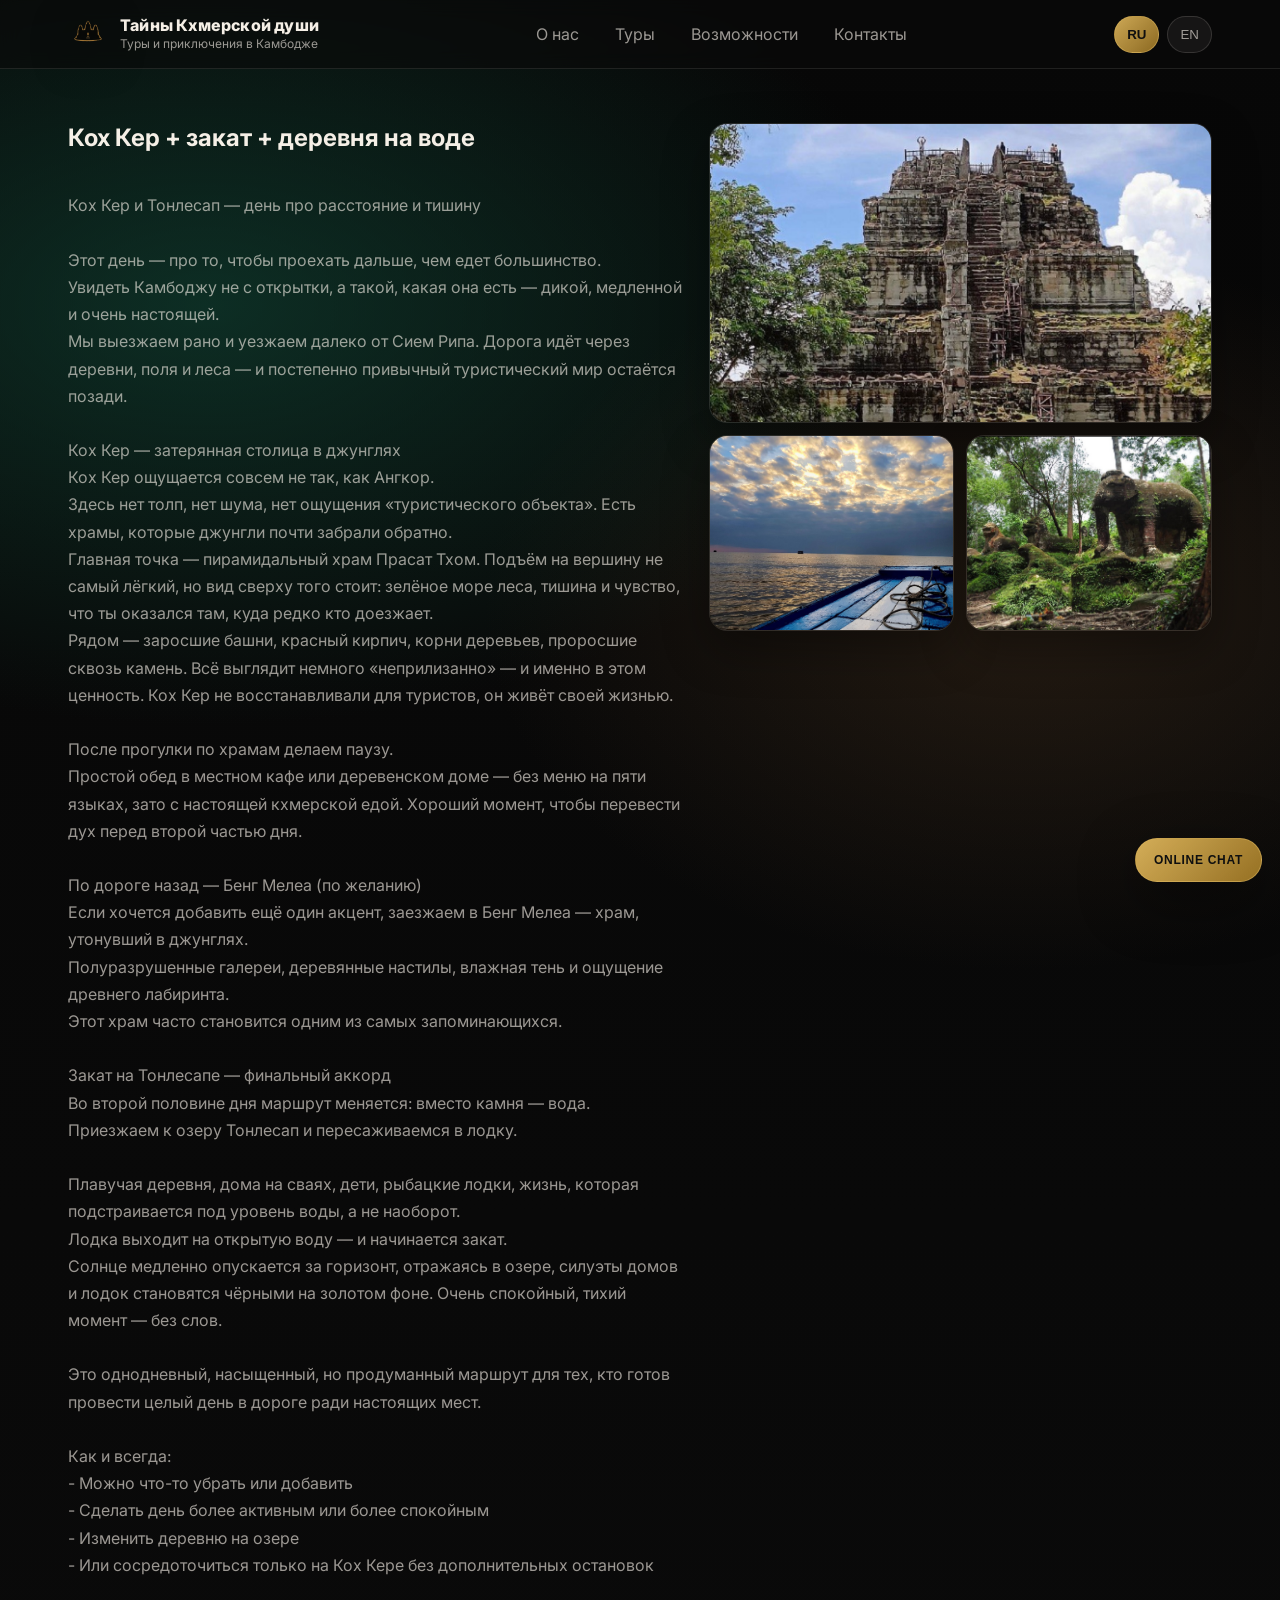
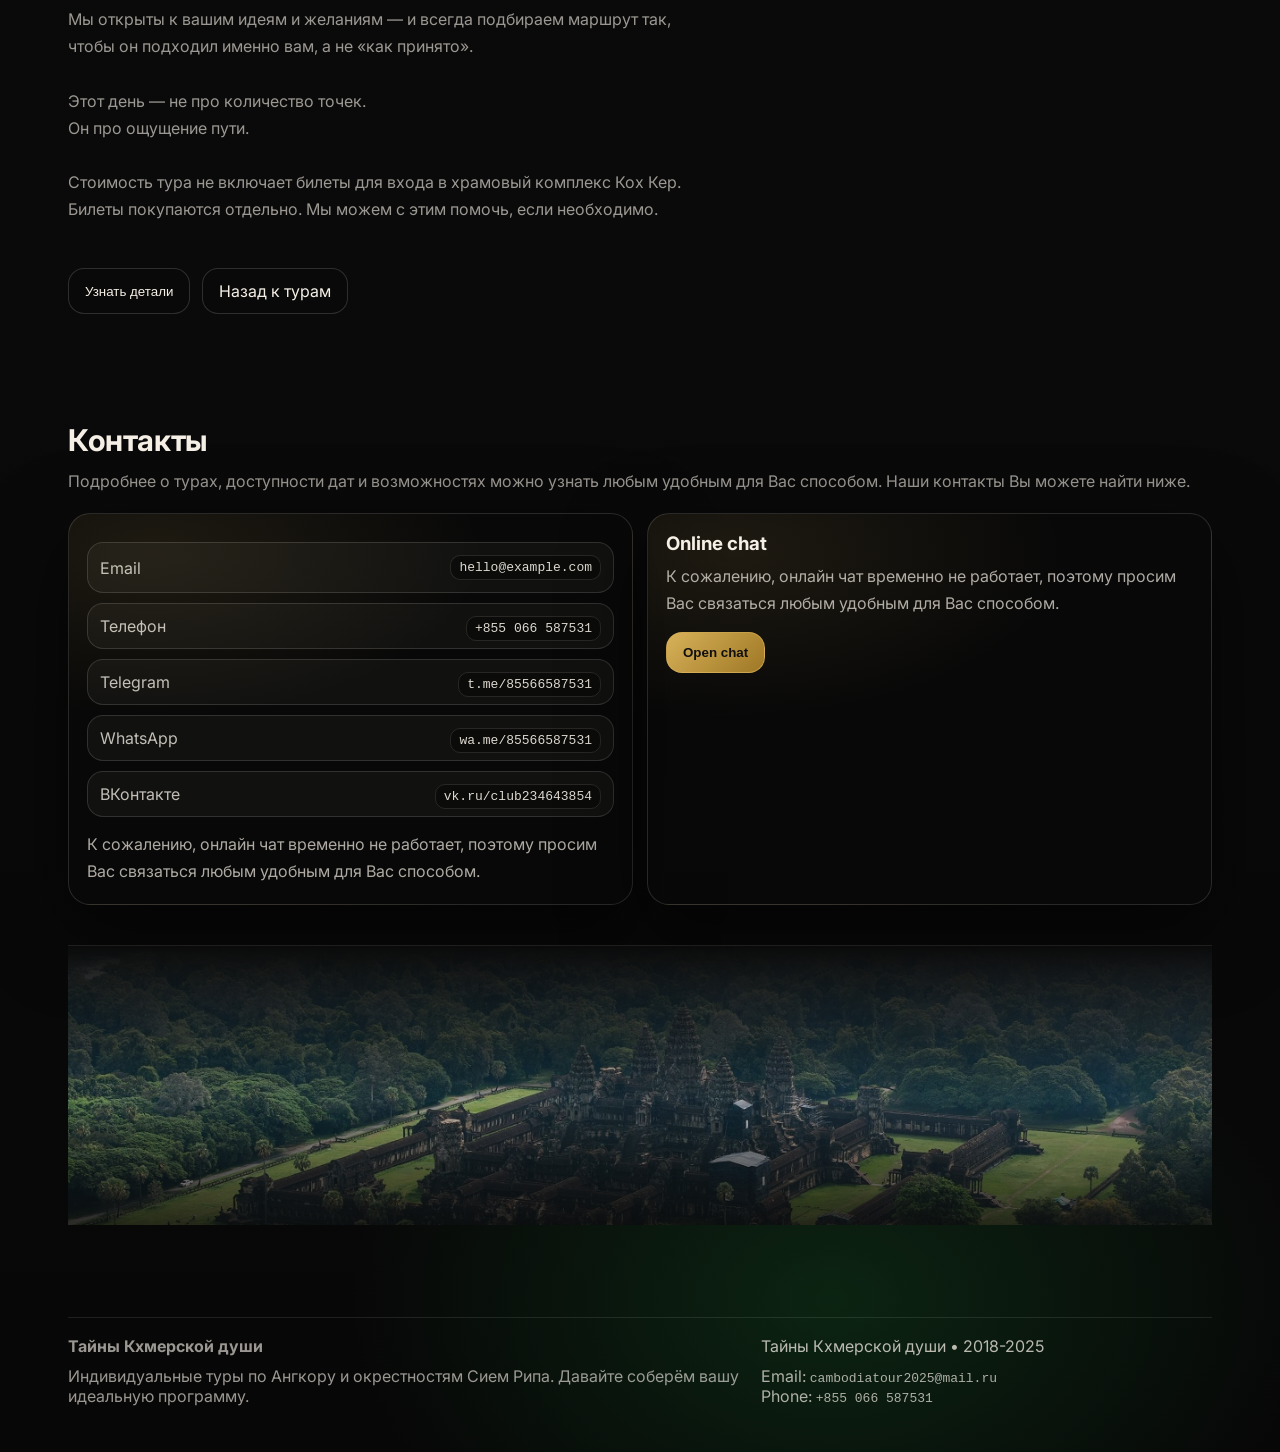
<file: tours/koh-ker.html>
<!doctype html>
<html lang="ru">
<head>
  <meta charset="utf-8" />
  <meta name="viewport" content="width=device-width,initial-scale=1" />
  <title>Сердце Ангкора — Туры в Сием Рипе</title>
  <meta name="description" content="Премиальные туры и впечатления в Сием Рипе: Ангкор Ват, Пном Кулен, Prek Toal, Кох Кер." />
  <link rel="icon" href="../assets/img/favicon.png" />
  <link rel="preconnect" href="https://fonts.googleapis.com">
  <link rel="preconnect" href="https://fonts.gstatic.com" crossorigin>
  <link href="https://fonts.googleapis.com/css2?family=Inter:wght@400;600;700;800;900&display=swap" rel="stylesheet">
  <link rel="stylesheet" href="../css/styles.css" />
</head>
<body>

<header>
  <div class="container">
    <div class="nav">
      <a class="brand" href="../index.html#top" aria-label="Home">
        <img src="../assets/img/logo.png" alt="Logo" />
        <div class="title">
          <b id="brandName">Сердце Ангкора</b>
          <span id="brandTag">Туры и приключения в Сием Рипе</span>
        </div>
      </a>

      <nav aria-label="Primary">
        <ul>
          <li><a href="../index.html#about" data-i18n="nav_about">О нас</a></li>
          <li><a href="../index.html#tours" data-i18n="nav_tours">Туры</a></li>
          <li><a href="../index.html#abilities" data-i18n="nav_abilities">Возможности</a></li>
          <li><a href="../index.html#contacts" data-i18n="nav_contacts">Контакты</a></li>
        </ul>
      </nav>

      <div class="lang" aria-label="Language">
        <button data-lang="ru" class="active">RU</button>
        <button data-lang="en">EN</button>
      </div>
    </div>
  </div>
</header>
  <main>
    <section class="section">
      <div class="container">
        <div class="tour-detail">
          <div class="tour-detail__text">
            <h1 data-i18n="tour_koh_ker_title"></h1>
            <p class="muted" data-i18n="tour_koh_ker_lead"></p>
            <div class="prose">
              <p data-i18n="tour_koh_ker_title_text"></p>
            </div>
            <div class="actions">
              <button class="btn gold" data-open-chat="1" data-tour="tour_koh_ker_title">
                <span data-i18n="order_btn"></span>
              </button>
              <a class="btn ghost" href="../index.html#tours">
                <span data-i18n="back_to_tours"></span>
              </a>
            </div>
          </div>
          <div class="tour-detail__media">
            <div class="tour-mosaic">
              <img src="../assets/img/tours/koh-ker/1kk.jpg" alt="" loading="lazy" />
              <img src="../assets/img/tours/koh-ker/2kk.jpg" alt="" loading="lazy" />
              <img src="../assets/img/tours/koh-ker/3kk.jpg" alt="" loading="lazy" />
            </div>
          </div>
        </div>
      </div>
      </div>
    </section>

    <section id="contacts" class="section">
    <div class="container">
      <h2 data-i18n="contacts_title"></h2>
      <p data-i18n="contacts_lead"></p>

      <div class="contacts">
        <div class="card panel">
          <div class="field"><span data-i18n="email"></span> <code>hello@example.com</code></div>
          <div class="field"><span data-i18n="phone"></span> <a href="tel:+855066587531"><code>+855 066 587531</code></a></div>
          <div class="field"><span data-i18n="telegram"></span> <a href="https://t.me/85566587531" target="_blank" rel="noopener"><code>t.me/85566587531</code></a></div>
          <div class="field"><span data-i18n="whatsapp"></span> <a href="https://wa.me/85566587531" target="_blank" rel="noopener"><code>wa.me/85566587531</code></a></div>
          <div class="field"><span data-i18n="vk"></span> <a href="https://vk.ru/club234643854" target="_blank" rel="noopener"><code>vk.ru/club234643854</code></a></div>
<p style="margin-top:14px;color:rgba(245,239,230,.7)" data-i18n="chat_note"></p>
        </div>

        <div class="card panel">
          <h3 style="margin:0 0 8px">Online chat</h3>
          <p style="margin:0;color:rgba(245,239,230,.7);line-height:1.7">
            К сожалению, онлайн чат временно не работает, поэтому просим Вас связаться любым удобным для Вас способом.
          </p>
          <div class="actions" style="margin-top:14px">
            <button class="btn primary" type="button" data-open-chat>
              <span>Open chat</span>
            </button>
          </div>
        </div>
      </div>

      <div class="footer-photo" aria-label="Footer photo"></div>
    </div>
  </section>

  </main>

<footer>
  <div class="container">
    <hr class="sep" />
    <div class="footer-grid">
      <div>
        <b id="footerBrand">Тайны Кхмерской души</b>
        <p style="margin:10px 0 0" data-i18n="footer_text"></p>
      </div>
      <div>
        <div style="color:rgba(245,239,230,.75)" data-i18n="footer_rights"></div>
        <div style="margin-top:10px;color:rgba(245,239,230,.7)">
          Email: <a href="mailto:cambodiatour2025@mail.ru" style="color:inherit;text-decoration:none"><code>cambodiatour2025@mail.ru</code></a><br/>
          Phone: <a href="tel:+855066587531" style="color:inherit;text-decoration:none"><code>+855 066 587531</code></a>
        </div>
      </div>
    </div>
  </div>
</footer>

<button class="chat-fab" id="chatFab" aria-label="Open chat" type="button">
  <span>Online chat</span>
</button>

<div class="chat-panel" id="chatPanel" aria-label="Chat panel">
  <div class="card" style="height:100%">
    <div class="chat-head">
      <b>Online assistant</b>
      <button id="chatClose" aria-label="Close">✕</button>
    </div>
    <div class="chat-body" id="chatBody">
      <div class="msg">👋 Привет! Напишите свои предпочтения и интересы — предложу туры, маршруты.</div>
    </div>
    <div class="chat-input">
      <input id="chatInput" placeholder="Message..." />
      <button id="chatSend" type="button">Send</button>
    </div>
  </div>
</div>



<script src="../js/i18n.js"></script>
<script src="../js/config.js"></script>
<script src="../js/app.js"></script>
</body>
</html>
</file>
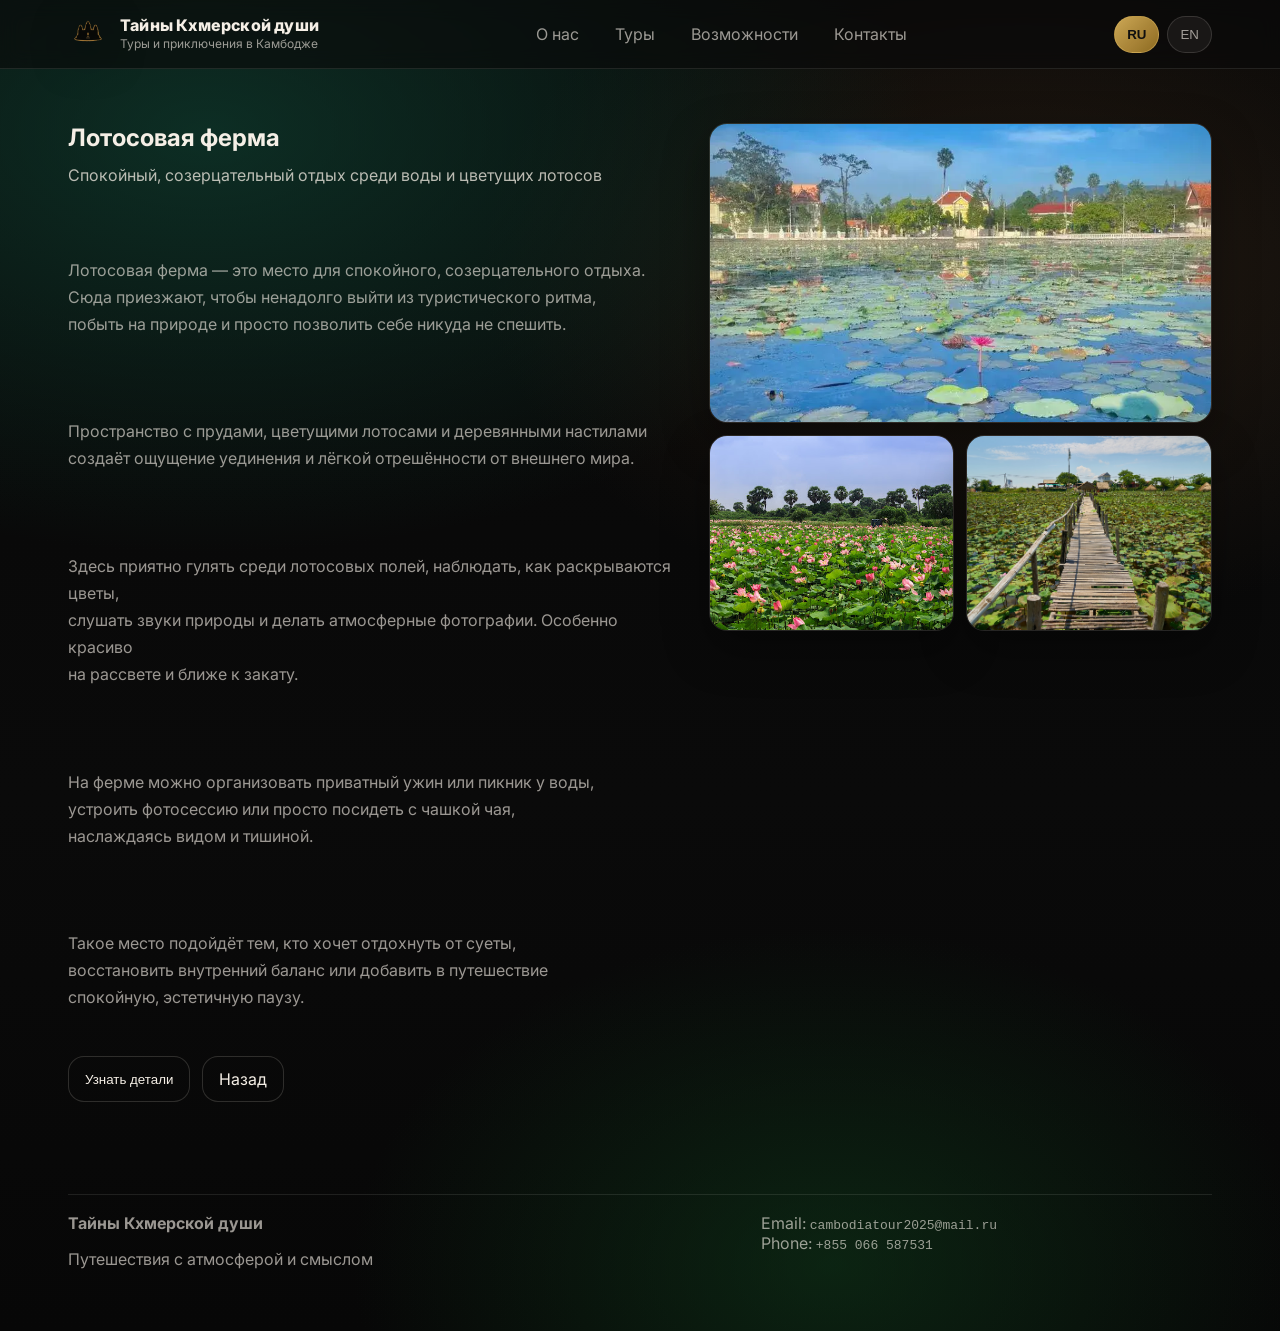
<file: tours/lotus-farm.html>
<!doctype html>
<html lang="ru">
<head>
  <meta charset="utf-8" />
  <meta name="viewport" content="width=device-width,initial-scale=1" />
  <title>Лотосовая ферма — Туры в Камбодже</title>
  <meta name="description" content="Лотосовая ферма в Камбодже — спокойный, созерцательный отдых среди цветущих полей и воды." />
  <link rel="icon" href="../assets/img/favicon.png" />

  <link rel="preconnect" href="https://fonts.googleapis.com">
  <link rel="preconnect" href="https://fonts.gstatic.com" crossorigin>
  <link href="https://fonts.googleapis.com/css2?family=Inter:wght@400;600;700;800;900&display=swap" rel="stylesheet">

  <link rel="stylesheet" href="../css/styles.css" />
</head>
<body>

<header>
  <div class="container">
    <div class="nav">
      <a class="brand" href="../index.html#top">
        <img src="../assets/img/logo.png" alt="Logo" />
        <div class="title">
          <b>Тайны Кхмерской души</b>
          <span>Туры и приключения в Камбодже</span>
        </div>
      </a>

      <nav>
        <ul>
          <li><a href="../index.html#about">О нас</a></li>
          <li><a href="../index.html#tours">Туры</a></li>
          <li><a href="../index.html#abilities">Возможности</a></li>
          <li><a href="../index.html#contacts">Контакты</a></li>
        </ul>
      </nav>

      <div class="lang">
        <button class="active">RU</button>
        <button>EN</button>
      </div>
    </div>
  </div>
</header>

<main>
  <section class="section">
    <div class="container">
      <div class="tour-detail">

        <div class="tour-detail__text">
          <h1>Лотосовая ферма</h1>
          <p class="muted">
            Спокойный, созерцательный отдых среди воды и цветущих лотосов
          </p>

          <div class="prose">
            <p>
              Лотосовая ферма — это место для спокойного, созерцательного отдыха.
              Сюда приезжают, чтобы ненадолго выйти из туристического ритма,
              побыть на природе и просто позволить себе никуда не спешить.
            </p>

            <p>
              Пространство с прудами, цветущими лотосами и деревянными настилами
              создаёт ощущение уединения и лёгкой отрешённости от внешнего мира.
            </p>

            <p>
              Здесь приятно гулять среди лотосовых полей, наблюдать, как раскрываются цветы,
              слушать звуки природы и делать атмосферные фотографии. Особенно красиво
              на рассвете и ближе к закату.
            </p>

            <p>
              На ферме можно организовать приватный ужин или пикник у воды,
              устроить фотосессию или просто посидеть с чашкой чая,
              наслаждаясь видом и тишиной.
            </p>

            <p>
              Такое место подойдёт тем, кто хочет отдохнуть от суеты,
              восстановить внутренний баланс или добавить в путешествие
              спокойную, эстетичную паузу.
            </p>
          </div>

          <div class="actions">
            <button class="btn gold" data-open-chat>
              Узнать детали
            </button>
            <a class="btn ghost" href="../index.html#abilities">
              Назад
            </a>
          </div>
        </div>

        <div class="tour-detail__media">
          <div class="tour-mosaic">
            <img src="../assets/img/tours/lotus-farm/lotus-pond.webp" loading="lazy" />
            <img src="../assets/img/tours/lotus-farm/samatoa-lotus-.jpg" loading="lazy" />
            <img src="../assets/img/tours/lotus-farm/ability5.jpg" loading="lazy" />
          </div>
        </div>

      </div>
    </div>
  </section>
</main>

<footer>
  <div class="container">
    <hr class="sep" />
    <div class="footer-grid">
      <div>
        <b>Тайны Кхмерской души</b>
        <p>Путешествия с атмосферой и смыслом</p>
      </div>
      <div>
        <div>Email: <code>cambodiatour2025@mail.ru</code></div>
        <div>Phone: <code>+855 066 587531</code></div>
      </div>
    </div>
  </div>
</footer>

<script src="../js/i18n.js"></script>
<script src="../js/config.js"></script>
<script src="../js/app.js"></script>
</body>
</html>
</file>
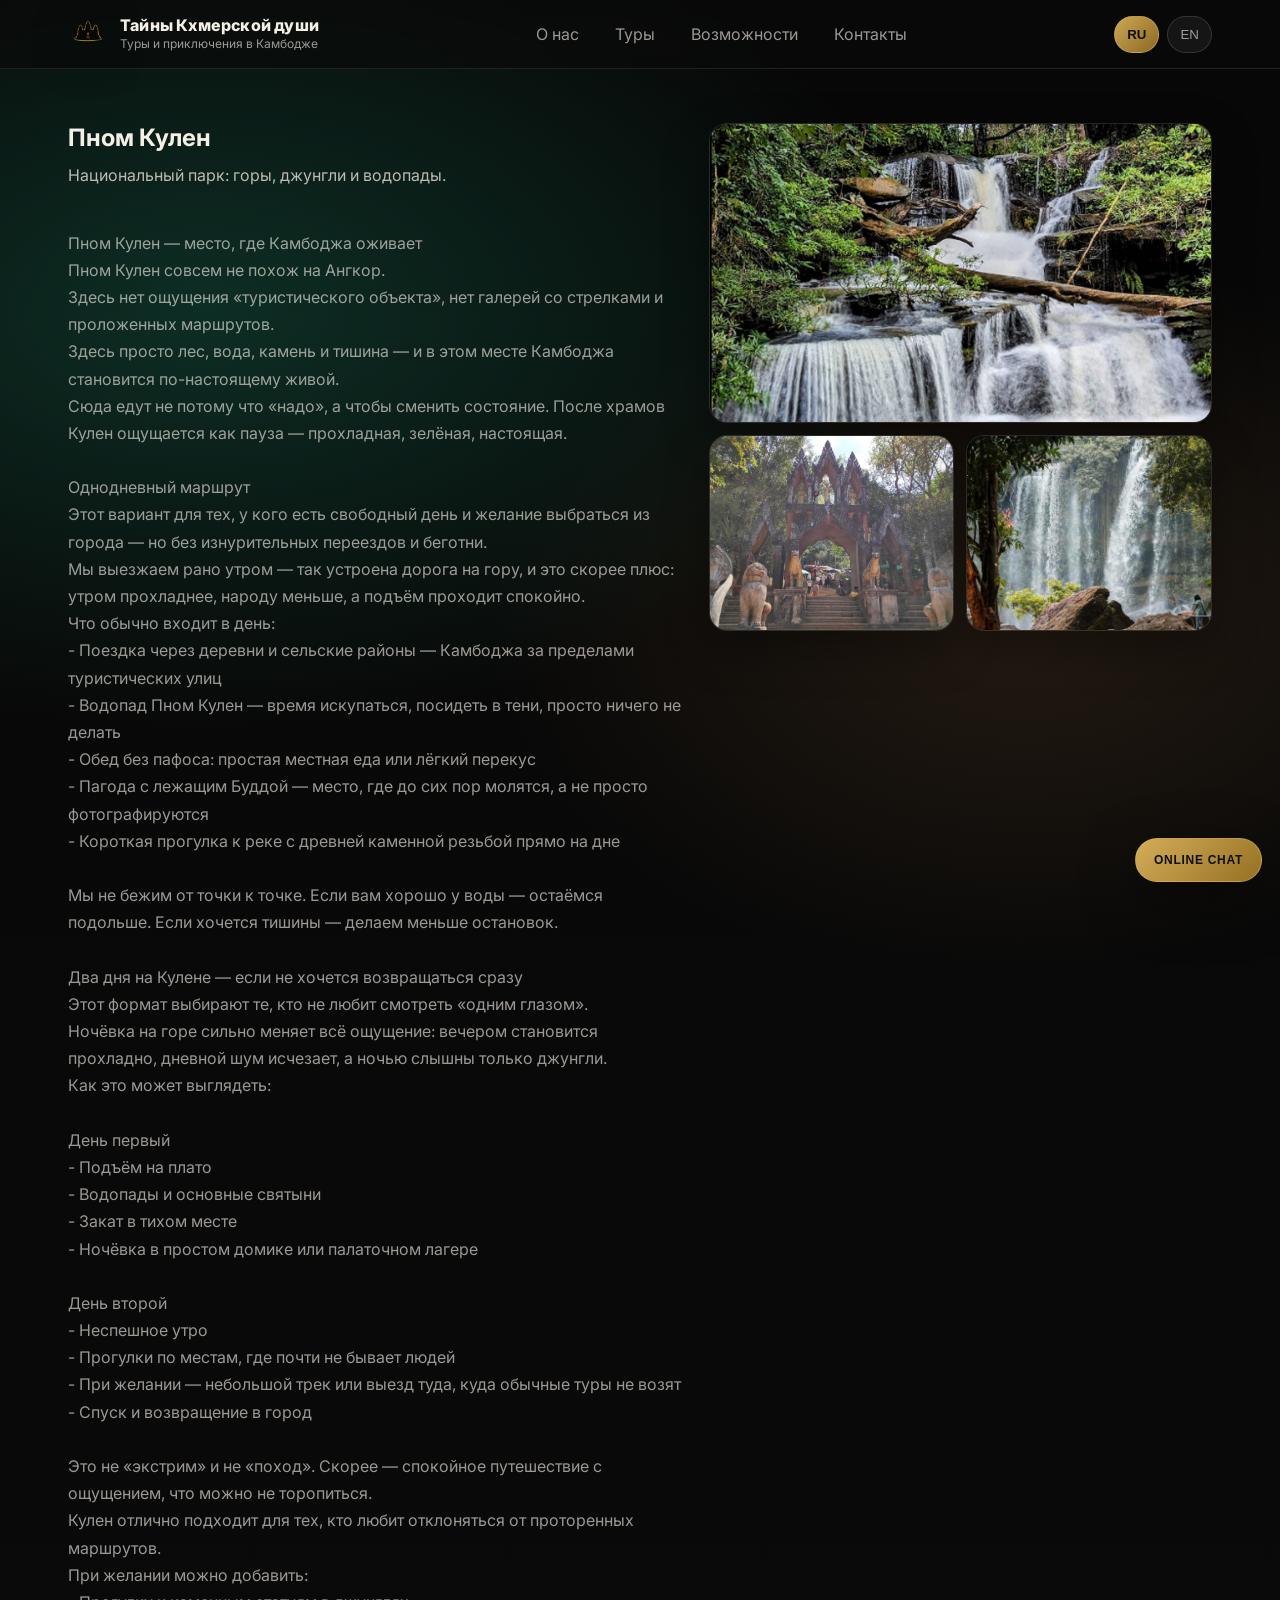
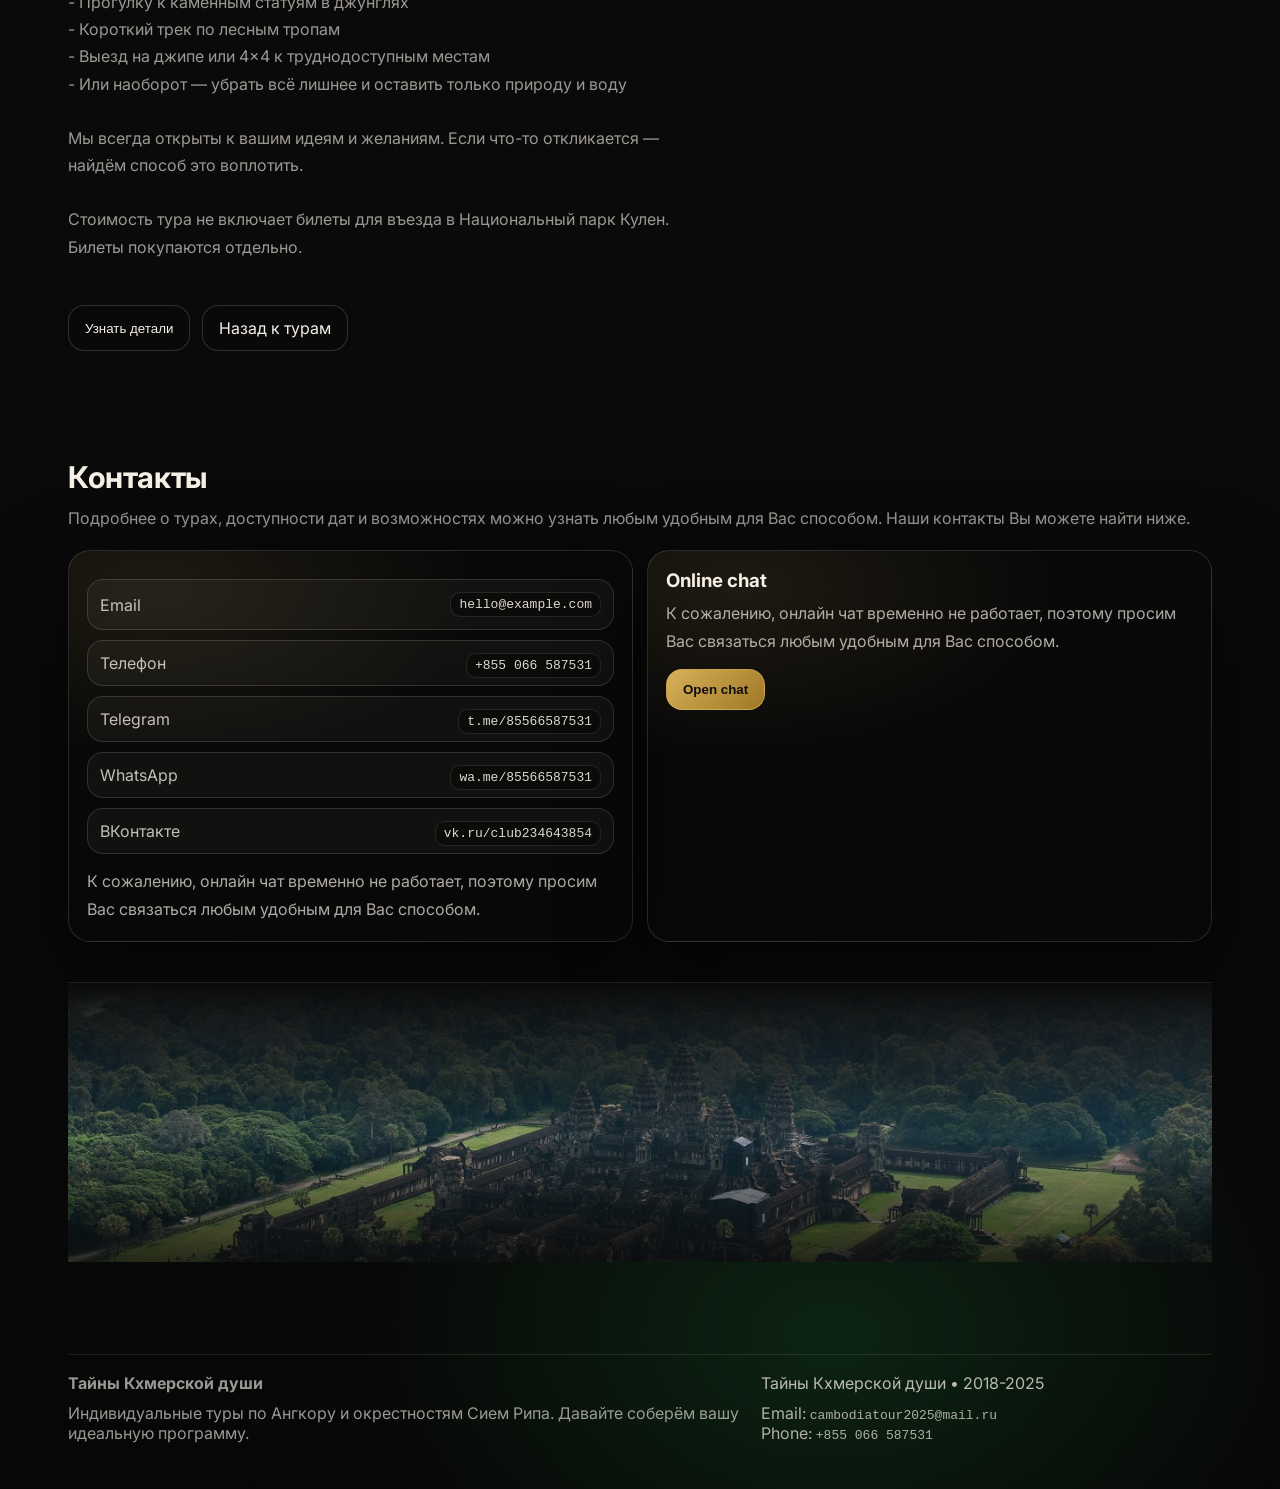
<file: tours/phnom-kulen.html>
<!doctype html>
<html lang="ru">
<head>
  <meta charset="utf-8" />
  <meta name="viewport" content="width=device-width,initial-scale=1" />
  <title>Сердце Ангкора — Туры в Сием Рипе</title>
  <meta name="description" content="Премиальные туры и впечатления в Сием Рипе: Ангкор Ват, Пном Кулен, Prek Toal, Кох Кер." />
  <link rel="icon" href="../assets/img/favicon.png" />
  <link rel="preconnect" href="https://fonts.googleapis.com">
  <link rel="preconnect" href="https://fonts.gstatic.com" crossorigin>
  <link href="https://fonts.googleapis.com/css2?family=Inter:wght@400;600;700;800;900&display=swap" rel="stylesheet">
  <link rel="stylesheet" href="../css/styles.css" />
</head>
<body>

<header>
  <div class="container">
    <div class="nav">
      <a class="brand" href="../index.html#top" aria-label="Home">
        <img src="../assets/img/logo.png" alt="Logo" />
        <div class="title">
          <b id="brandName">Сердце Ангкора</b>
          <span id="brandTag">Туры и приключения в Сием Рипе</span>
        </div>
      </a>

      <nav aria-label="Primary">
        <ul>
          <li><a href="../index.html#about" data-i18n="nav_about">О нас</a></li>
          <li><a href="../index.html#tours" data-i18n="nav_tours">Туры</a></li>
          <li><a href="../index.html#abilities" data-i18n="nav_abilities">Возможности</a></li>
          <li><a href="../index.html#contacts" data-i18n="nav_contacts">Контакты</a></li>
        </ul>
      </nav>

      <div class="lang" aria-label="Language">
        <button data-lang="ru" class="active">RU</button>
        <button data-lang="en">EN</button>
      </div>
    </div>
  </div>
</header>
  <main>
    <section class="section">
      <div class="container">
        <div class="tour-detail">
          <div class="tour-detail__text">
            <h1 data-i18n="tour_phnom_kulen_title"></h1>
            <p class="muted" data-i18n="tour_phnom_kulen_lead"></p>
            <div class="prose">
              <p data-i18n="tour_phnom_kulen_title_text"></p>
            </div>
            <div class="actions">
              <button class="btn gold" data-open-chat="1" data-tour="tour_phnom_kulen_title">
                <span data-i18n="order_btn"></span>
              </button>
              <a class="btn ghost" href="../index.html#tours">
                <span data-i18n="back_to_tours"></span>
              </a>
            </div>
          </div>
          <div class="tour-detail__media">
            <div class="tour-mosaic">
              <img src="../assets/img/tours/phnom-kulen/pk1.jpg" alt="" loading="lazy" />
              <img src="../assets/img/tours/phnom-kulen/pk2.jpg" alt="" loading="lazy" />
              <img src="../assets/img/tours/phnom-kulen/pk3.jpg" alt="" loading="lazy" />
            </div>
          </div>
        </div>
      </div>
      </div>
    </section>

    <section id="contacts" class="section">
    <div class="container">
      <h2 data-i18n="contacts_title"></h2>
      <p data-i18n="contacts_lead"></p>

      <div class="contacts">
        <div class="card panel">
          <div class="field"><span data-i18n="email"></span> <code>hello@example.com</code></div>
          <div class="field"><span data-i18n="phone"></span> <a href="tel:+855066587531"><code>+855 066 587531</code></a></div>
          <div class="field"><span data-i18n="telegram"></span> <a href="https://t.me/85566587531" target="_blank" rel="noopener"><code>t.me/85566587531</code></a></div>
          <div class="field"><span data-i18n="whatsapp"></span> <a href="https://wa.me/85566587531" target="_blank" rel="noopener"><code>wa.me/85566587531</code></a></div>
          <div class="field"><span data-i18n="vk"></span> <a href="https://vk.ru/club234643854" target="_blank" rel="noopener"><code>vk.ru/club234643854</code></a></div>
<p style="margin-top:14px;color:rgba(245,239,230,.7)" data-i18n="chat_note"></p>
        </div>

        <div class="card panel">
          <h3 style="margin:0 0 8px">Online chat</h3>
          <p style="margin:0;color:rgba(245,239,230,.7);line-height:1.7">
            К сожалению, онлайн чат временно не работает, поэтому просим Вас связаться любым удобным для Вас способом.
          </p>
          <div class="actions" style="margin-top:14px">
            <button class="btn primary" type="button" data-open-chat>
              <span>Open chat</span>
            </button>
          </div>
        </div>
      </div>

      <div class="footer-photo" aria-label="Footer photo"></div>
    </div>
  </section>

  </main>

<footer>
  <div class="container">
    <hr class="sep" />
    <div class="footer-grid">
      <div>
        <b id="footerBrand">Тайны Кхмерской души</b>
        <p style="margin:10px 0 0" data-i18n="footer_text"></p>
      </div>
      <div>
        <div style="color:rgba(245,239,230,.75)" data-i18n="footer_rights"></div>
        <div style="margin-top:10px;color:rgba(245,239,230,.7)">
          Email: <a href="mailto:cambodiatour2025@mail.ru" style="color:inherit;text-decoration:none"><code>cambodiatour2025@mail.ru</code></a><br/>
          Phone: <a href="tel:+855066587531" style="color:inherit;text-decoration:none"><code>+855 066 587531</code></a>
        </div>
      </div>
    </div>
  </div>
</footer>

<button class="chat-fab" id="chatFab" aria-label="Open chat" type="button">
  <span>Online chat</span>
</button>

<div class="chat-panel" id="chatPanel" aria-label="Chat panel">
  <div class="card" style="height:100%">
    <div class="chat-head">
      <b>Online assistant</b>
      <button id="chatClose" aria-label="Close">✕</button>
    </div>
    <div class="chat-body" id="chatBody">
      <div class="msg">👋 Привет! Напишите свои предпочтения и интересы — предложу туры, маршруты.</div>
    </div>
    <div class="chat-input">
      <input id="chatInput" placeholder="Message..." />
      <button id="chatSend" type="button">Send</button>
    </div>
  </div>
</div>



<script src="../js/i18n.js"></script>
<script src="../js/config.js"></script>
<script src="../js/app.js"></script>
</body>
</html>
</file>
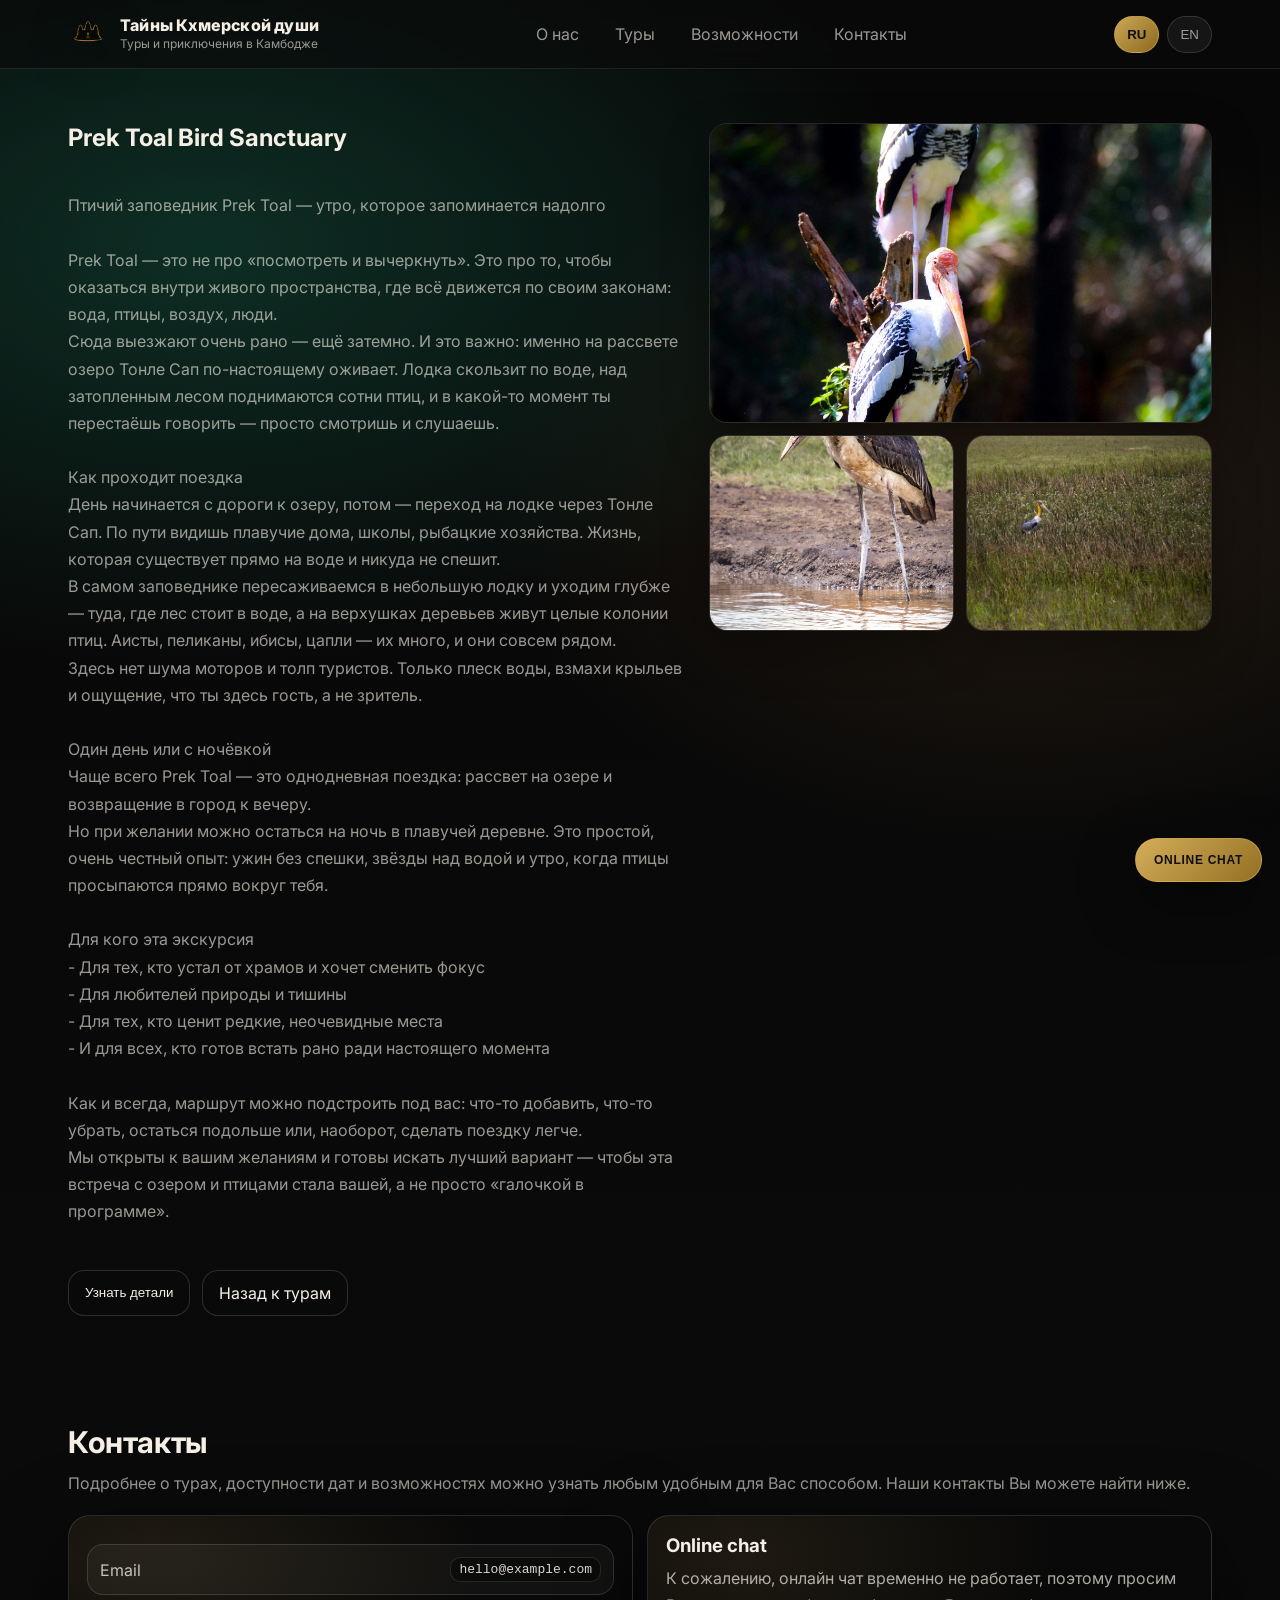
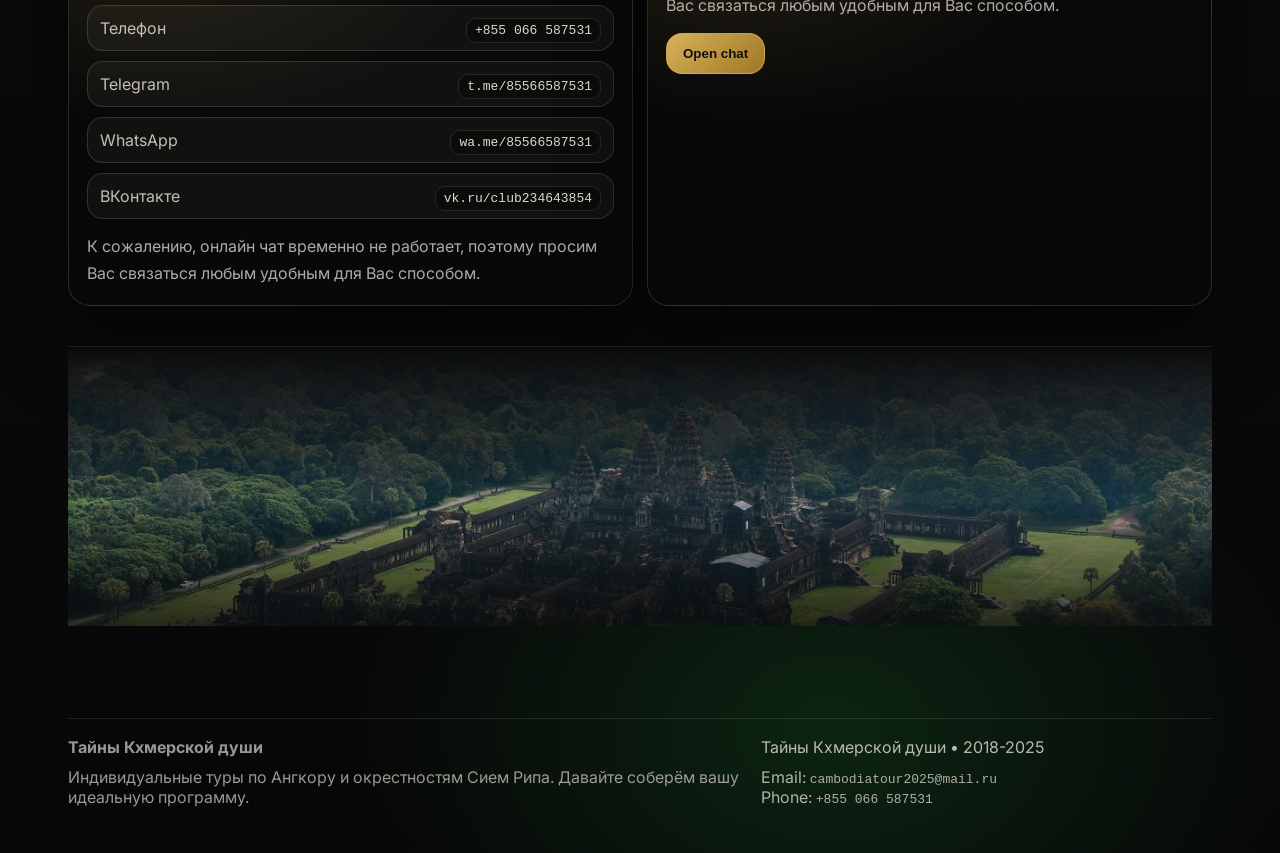
<file: tours/prek-toal.html>
<!doctype html>
<html lang="ru">
<head>
  <meta charset="utf-8" />
  <meta name="viewport" content="width=device-width,initial-scale=1" />
  <title>Сердце Ангкора — Туры в Сием Рипе</title>
  <meta name="description" content="Премиальные туры и впечатления в Сием Рипе: Ангкор Ват, Пном Кулен, Prek Toal, Кох Кер." />
  <link rel="icon" href="../assets/img/favicon.png" />
  <link rel="preconnect" href="https://fonts.googleapis.com">
  <link rel="preconnect" href="https://fonts.gstatic.com" crossorigin>
  <link href="https://fonts.googleapis.com/css2?family=Inter:wght@400;600;700;800;900&display=swap" rel="stylesheet">
  <link rel="stylesheet" href="../css/styles.css" />
</head>
<body>

<header>
  <div class="container">
    <div class="nav">
      <a class="brand" href="../index.html#top" aria-label="Home">
        <img src="../assets/img/logo.png" alt="Logo" />
        <div class="title">
          <b id="brandName">Сердце Ангкора</b>
          <span id="brandTag">Туры и приключения в Сием Рипе</span>
        </div>
      </a>

      <nav aria-label="Primary">
        <ul>
          <li><a href="../index.html#about" data-i18n="nav_about">О нас</a></li>
          <li><a href="../index.html#tours" data-i18n="nav_tours">Туры</a></li>
          <li><a href="../index.html#abilities" data-i18n="nav_abilities">Возможности</a></li>
          <li><a href="../index.html#contacts" data-i18n="nav_contacts">Контакты</a></li>
        </ul>
      </nav>

      <div class="lang" aria-label="Language">
        <button data-lang="ru" class="active">RU</button>
        <button data-lang="en">EN</button>
      </div>
    </div>
  </div>
</header>
  <main>
    <section class="section">
      <div class="container">
        <div class="tour-detail">
          <div class="tour-detail__text">
            <h1 data-i18n="tour_prek_toal_title"></h1>
            <p class="muted" data-i18n="tour_prek_toal_lead"></p>
            <div class="prose">
              <p data-i18n="tour_prek_toal_title_text"></p>
            </div>
            <div class="actions">
              <button class="btn gold" data-open-chat="1" data-tour="tour_prek_toal_title">
                <span data-i18n="order_btn"></span>
              </button>
              <a class="btn ghost" href="../index.html#tours">
                <span data-i18n="back_to_tours"></span>
              </a>
            </div>
          </div>
          <div class="tour-detail__media">
            <div class="tour-mosaic">
              <img src="../assets/img/tours/prek-toal/pts1.jpg" alt="" loading="lazy" />
              <img src="../assets/img/tours/prek-toal/pts2.jpg" alt="" loading="lazy" />
              <img src="../assets/img/tours/prek-toal/pts3.jpg" alt="" loading="lazy" />
            </div>
          </div>
        </div>
      </div>
      </div>
    </section>

    <section id="contacts" class="section">
    <div class="container">
      <h2 data-i18n="contacts_title"></h2>
      <p data-i18n="contacts_lead"></p>

      <div class="contacts">
        <div class="card panel">
          <div class="field"><span data-i18n="email"></span> <code>hello@example.com</code></div>
          <div class="field"><span data-i18n="phone"></span> <a href="tel:+855066587531"><code>+855 066 587531</code></a></div>
          <div class="field"><span data-i18n="telegram"></span> <a href="https://t.me/85566587531" target="_blank" rel="noopener"><code>t.me/85566587531</code></a></div>
          <div class="field"><span data-i18n="whatsapp"></span> <a href="https://wa.me/85566587531" target="_blank" rel="noopener"><code>wa.me/85566587531</code></a></div>
          <div class="field"><span data-i18n="vk"></span> <a href="https://vk.ru/club234643854" target="_blank" rel="noopener"><code>vk.ru/club234643854</code></a></div>
<p style="margin-top:14px;color:rgba(245,239,230,.7)" data-i18n="chat_note"></p>
        </div>

        <div class="card panel">
          <h3 style="margin:0 0 8px">Online chat</h3>
          <p style="margin:0;color:rgba(245,239,230,.7);line-height:1.7">
            К сожалению, онлайн чат временно не работает, поэтому просим Вас связаться любым удобным для Вас способом.
          </p>
          <div class="actions" style="margin-top:14px">
            <button class="btn primary" type="button" data-open-chat>
              <span>Open chat</span>
            </button>
          </div>
        </div>
      </div>

      <div class="footer-photo" aria-label="Footer photo"></div>
    </div>
  </section>

  </main>

<footer>
  <div class="container">
    <hr class="sep" />
    <div class="footer-grid">
      <div>
        <b id="footerBrand">Тайны Кхмерской души</b>
        <p style="margin:10px 0 0" data-i18n="footer_text"></p>
      </div>
      <div>
        <div style="color:rgba(245,239,230,.75)" data-i18n="footer_rights"></div>
        <div style="margin-top:10px;color:rgba(245,239,230,.7)">
          Email: <a href="mailto:cambodiatour2025@mail.ru" style="color:inherit;text-decoration:none"><code>cambodiatour2025@mail.ru</code></a><br/>
          Phone: <a href="tel:+855066587531" style="color:inherit;text-decoration:none"><code>+855 066 587531</code></a>
        </div>
      </div>
    </div>
  </div>
</footer>

<button class="chat-fab" id="chatFab" aria-label="Open chat" type="button">
  <span>Online chat</span>
</button>

<div class="chat-panel" id="chatPanel" aria-label="Chat panel">
  <div class="card" style="height:100%">
    <div class="chat-head">
      <b>Online assistant</b>
      <button id="chatClose" aria-label="Close">✕</button>
    </div>
    <div class="chat-body" id="chatBody">
      <div class="msg">👋 Привет! Напишите свои предпочтения и интересы — предложу туры, маршруты.</div>
    </div>
    <div class="chat-input">
      <input id="chatInput" placeholder="Message..." />
      <button id="chatSend" type="button">Send</button>
    </div>
  </div>
</div>



<script src="../js/i18n.js"></script>
<script src="../js/config.js"></script>
<script src="../js/app.js"></script>
</body>
</html>
</file>
<file: css/styles.css>
:root{
  --bg:#0a0a0a;
  --forest:#0f3b2e;
  --forest2:#0f3b1b;
  --wood:#3b2a1a;
  --cream:#f5efe6;
  --cream2:#efe7dc;
  --ink:#0f0f0f;
  --gold:#d8b15a;
  --gold2:#b88a2a;
  --muted: rgba(245,239,230,.78);
  --muted2: rgba(245,239,230,.62);
  --border: rgba(245,239,230,.14);
  --shadow: 0 26px 80px rgba(0,0,0,.55);
  --radius: 22px;
}
*{box-sizing:border-box}
html{scroll-behavior:smooth}
body{
  margin:0;
  font-family: Inter, system-ui, -apple-system, Segoe UI, Roboto, Arial, sans-serif;
  color: var(--cream);
  background:
    radial-gradient(1200px 700px at 16% 10%, rgba(15,59,46,.75), transparent 60%),
    radial-gradient(900px 600px at 80% 20%, rgba(59,42,26,.55), transparent 60%),
    radial-gradient(800px 560px at 65% 95%, rgba(15,59,27,.55), transparent 60%),
    linear-gradient(180deg, #070707 0%, #0a0a0a 60%, #070707 100%);
}
a{color:inherit;text-decoration:none}
img{max-width:100%;display:block}
.container{max-width:1180px;margin:0 auto;padding:0 18px}

header{
  position:sticky;top:0;z-index:40;
  backdrop-filter: blur(10px);
  background: rgba(10,10,10,.62);
  border-bottom: 1px solid rgba(245,239,230,.10);
}
.nav{display:flex;align-items:center;justify-content:space-between;padding:14px 0;gap:14px}
.brand{display:flex;align-items:center;gap:12px;min-width:260px}
.brand img{width:40px;height:40px;filter: drop-shadow(0 10px 22px rgba(0,0,0,.6))}
.brand .title{display:flex;flex-direction:column;line-height:1.05}
.brand .title b{font-weight:800;letter-spacing:.2px}
.brand .title span{font-size:12px;color:var(--muted2);margin-top:4px}

nav ul{display:flex;list-style:none;gap:10px;padding:0;margin:0;align-items:center}
nav a{padding:10px 12px;border-radius:999px;color:var(--muted2);border:1px solid transparent}
nav a:hover{color:var(--cream);border-color:rgba(245,239,230,.16);background:rgba(245,239,230,.06)}

.lang{display:flex;gap:8px;align-items:center}
.lang button{
  padding:10px 12px;border-radius:999px;
  border:1px solid rgba(245,239,230,.14);
  background:rgba(245,239,230,.06);
  color:var(--muted2);cursor:pointer
}
.lang button.active{
  color:var(--ink);
  background:linear-gradient(135deg, rgba(216,177,90,.95), rgba(184,138,42,.75));
  border-color:rgba(216,177,90,.55);
  font-weight:800
}

.hero{
  position:relative;min-height:78vh;display:flex;align-items:flex-end;
  padding:44px 0 26px;overflow:hidden
}
.hero::before{
  content:"";position:absolute;inset:0;
  background-image:url("../assets/img/hero.jpg");
  background-size:cover;background-position:center;
  filter:saturate(1.05) contrast(1.05);
  transform:scale(1.02);
  z-index:0;
}
.hero::after{
  content:"";position:absolute;inset:0;
  background:
    radial-gradient(700px 500px at 16% 70%, rgba(15,59,46,.70), transparent 55%),
    radial-gradient(800px 520px at 82% 30%, rgba(59,42,26,.60), transparent 58%),
    linear-gradient(180deg, rgba(10,10,10,.78) 0%, rgba(10,10,10,.55) 45%, rgba(10,10,10,.82) 100%);
  z-index:0;pointer-events:none;
}
.hero .inner{position:relative;z-index:1;width:100%}
.pill{
  display:inline-flex;
  flex-direction:column;
  align-items:center;
  gap:2px;
  text-align:center;align-items:center;gap:10px;
  padding:9px 12px;border-radius:999px;
  border:1px solid rgba(216,177,90,.35);
  background:rgba(10,10,10,.40);
  color:rgba(245,239,230,.92)
}
.pill img{width:18px;height:18px;opacity:.95}
.hero h1{
  margin:14px 0 10px;
  font-size:clamp(34px, 4.6vw, 58px);
  line-height:1.02;letter-spacing:-1px;
  color: rgba(245,239,230,.96);
  text-shadow:0 18px 70px rgba(0,0,0,.75), 0 2px 0 rgba(0,0,0,.35);
  
  white-space: pre-line;
}
.hero .lead{
  max-width:760px;font-size:18px;line-height:1.7;
  color:rgba(245,239,230,.84);margin:0 0 18px;
  text-shadow:0 12px 42px rgba(0,0,0,.6);
}
.actions{display:flex;flex-wrap:wrap;gap:12px;margin-top:14px}
.btn{
  display:inline-flex;
  flex-direction:row;
  align-items:center;
  justify-content:center;
  gap:10px;
  text-align:center;
  padding:12px 16px;
  border-radius:16px;
  border:1px solid rgba(245,239,230,.16);
  background:rgba(10,10,10,.42);
  color:var(--cream);
  cursor:pointer;
  transition:transform .15s ease, background .15s ease, border-color .15s ease;
}
.btn:hover{transform:translateY(-1px);background:rgba(245,239,230,.08);border-color:rgba(245,239,230,.22)}
.btn.primary{
  color:var(--ink);
  background:linear-gradient(135deg, rgba(216,177,90,1), rgba(184,138,42,.86));
  border-color:rgba(216,177,90,.65);
  font-weight:900
}
.btn.primary:hover{background:linear-gradient(135deg, rgba(216,177,90,1), rgba(184,138,42,.9))}
.btn .ic{width:18px;height:18px;opacity:.95}

.section{padding:54px 0}
.section h2{margin:0 0 10px;font-size:30px;letter-spacing:-.4px}
.section p{margin:0;color:var(--muted2);line-height:1.7}

.card{
  border-radius:var(--radius);
  border:1px solid rgba(245,239,230,.14);
  background:
    radial-gradient(600px 300px at 15% 10%, rgba(216,177,90,.10), transparent 55%),
    rgba(10,10,10,.45);
  box-shadow:var(--shadow);
  overflow:hidden
}

.about-grid{display:grid;grid-template-columns:1.1fr .9fr;gap:16px;margin-top:18px;align-items:stretch}
.about-card{padding:18px}
.cream{
  background:linear-gradient(180deg, rgba(245,239,230,.98), rgba(239,231,220,.92));
  color:#151515;border:1px solid rgba(245,239,230,.65);
  border-radius:18px
}
.cream-inner{padding:18px}
.quote{font-size:18px;line-height:1.6;margin:0;color:#151515;font-weight:700}
.cream .quote{color:#111;opacity:1}
.small{font-size:13px;opacity:1;color:rgba(0,0,0,.72);margin-top:10px}

.tours{display:grid;grid-template-columns:repeat(4, 1fr);gap:14px;margin-top:18px}
.tour{display:flex;flex-direction:column}
.tour .media{height:180px;background-size:cover;background-position:center;position:relative}
.tour .media::after{content:"";position:absolute;inset:0;background:linear-gradient(180deg, rgba(0,0,0,.05) 0%, rgba(10,10,10,.68) 100%)}
.tour .body{padding:14px}
.tour h3{margin:6px 0 8px;font-size:18px}
.tour h3{display:-webkit-box;-webkit-line-clamp:2;-webkit-box-orient:vertical;overflow:hidden;min-height:calc(22px * 1.25 * 2)}
.tour p{margin:0 0 12px;color:var(--muted2);font-size:14px;line-height:1.6;display:-webkit-box;-webkit-line-clamp:5;-webkit-box-orient:vertical;overflow:hidden;min-height: calc(14px * 1.6 * 5)}
.price{display:flex;align-items:flex-end;justify-content:space-between;gap:10px;margin-top:auto;min-height:64px}
.price .tag{
  display:inline-flex;
  flex-direction:column;
  align-items:center;
  gap:2px;
  text-align:center;padding:7px 10px;border-radius:999px;
  border:1px solid rgba(216,177,90,.35);
  background:rgba(216,177,90,.10);
  color:rgba(245,239,230,.92);
  font-weight:700;font-size:13px
}

/* Tour cards: make price chip and CTA button visually balanced */
.card.tour .price{
  align-items:stretch;
}
.card.tour .price .tag{
  flex:1;
  justify-content:center;
  padding:10px 14px;
  font-size:14px;
}
.card.tour .price .btn{
  flex:1;
  padding:10px 14px;
  font-size:15px;
  border-radius:18px;
  line-height:1.15;
}


.carousel{position:relative;border-radius:var(--radius);overflow:hidden;border:1px solid rgba(245,239,230,.14);background:rgba(10,10,10,.45);margin-top:18px}
.carousel .track{display:flex;transition:transform .55s ease}
.carousel .slide{min-width:100%;height:420px;background-size:cover;background-position:center;position:relative}
.carousel .slide::after{
  content:"";position:absolute;inset:0;
  background:
    radial-gradient(650px 380px at 15% 15%, rgba(245,239,230,.12), transparent 55%),
    linear-gradient(180deg, rgba(0,0,0,.12), rgba(10,10,10,.62));
}
.carousel .controls{position:absolute;inset:0;display:flex;align-items:center;justify-content:space-between;padding:0 10px;pointer-events:none}
.carousel .controls button{
  pointer-events:auto;width:44px;height:44px;border-radius:999px;
  border:1px solid rgba(245,239,230,.18);
  background:rgba(10,10,10,.45);color:var(--cream);cursor:pointer
}
.carousel .dots{position:absolute;left:0;right:0;bottom:12px;display:flex;justify-content:center;gap:8px}
.carousel .dot{width:8px;height:8px;border-radius:999px;border:1px solid rgba(245,239,230,.28);background:rgba(245,239,230,.10);cursor:pointer}
.carousel .dot.active{background:rgba(216,177,90,.9);border-color:rgba(216,177,90,.9)}

.contacts{display:grid;grid-template-columns:1fr 1fr;gap:14px;margin-top:18px}
.panel{padding:18px}
.field{
  display:flex;align-items:center;justify-content:space-between;gap:14px;
  padding:12px 12px;border-radius:16px;border:1px solid rgba(245,239,230,.14);
  background:rgba(245,239,230,.04);color:var(--muted);margin-top:10px
}
.field a{color:var(--cream)}
.field code{
  background:rgba(0,0,0,.35);padding:4px 8px;border-radius:10px;
  border:1px solid rgba(245,239,230,.12);color:rgba(245,239,230,.9)
}

.footer-photo{position:relative;height:280px;overflow:hidden;margin-top:40px;border-top:1px solid rgba(245,239,230,.10)}
.footer-photo::before{
  content:"";position:absolute;inset:0;
  background-image:url("../assets/img/footer.jpg");
  background-size:cover;background-position:center;filter:saturate(1.02)
}
.footer-photo::after{
  content:"";position:absolute;inset:0;
  background:linear-gradient(180deg, rgba(10,10,10,1) 0%, rgba(10,10,10,.55) 35%, rgba(10,10,10,.18) 55%, rgba(10,10,10,.82) 100%);
}
footer{padding:20px 0 46px;color:var(--muted2)}
.footer-grid{display:grid;grid-template-columns:1.2fr .8fr;gap:16px;align-items:start}
hr.sep{border:0;border-top:1px solid rgba(245,239,230,.10);margin:18px 0}

/* Chat */
.chat-fab{
  position:fixed;right:18px;bottom:18px;z-index:60;
  padding:14px 18px;
  border-radius:999px;
  border:1px solid rgba(216,177,90,.55);
  background:linear-gradient(135deg, rgba(216,177,90,.98), rgba(184,138,42,.8));
  color:var(--ink);
  box-shadow:0 18px 60px rgba(0,0,0,.45);
  display:flex;align-items:center;justify-content:center;
  gap:10px;
  cursor:pointer;
  font-weight:700;
  letter-spacing:.06em;
  text-transform:uppercase;
  font-size:12px;
}
.chat-fab img{display:none}
.chat-panel{
  position:fixed;right:18px;bottom:86px;z-index:60;
  width:min(360px, calc(100vw - 36px));height:460px;
  background:#0f1e1b;
  border-radius:18px;
  box-shadow:0 20px 50px rgba(0,0,0,.45);
  transform:translateY(10px);opacity:0;pointer-events:none;
  transition:opacity .18s ease, transform .18s ease
}
.chat-panel.open{opacity:1;transform:translateY(0);pointer-events:auto}
.chat-head{display:flex;align-items:center;justify-content:space-between;padding:12px 14px;border-bottom:1px solid rgba(245,239,230,.10)}
.chat-head button{
  width:36px;height:36px;border-radius:14px;border:1px solid rgba(245,239,230,.14);
  background:rgba(245,239,230,.05);color:var(--cream);cursor:pointer
}
.chat-body{padding:12px 14px;height:calc(100% - 120px);overflow:auto}
.msg{
  max-width:86%;padding:10px 12px;border-radius:16px;border:1px solid rgba(245,239,230,.12);
  background:rgba(245,239,230,.05);margin:0 0 10px;color:var(--muted);line-height:1.55;font-size:14px
}
.msg.me{margin-left:auto;background:rgba(216,177,90,.12);border-color:rgba(216,177,90,.25)}
.chat-input{display:flex;gap:10px;padding:12px 14px;border-top:1px solid rgba(245,239,230,.10)}
.chat-input input{
  flex:1;border-radius:14px;border:1px solid rgba(245,239,230,.14);
  background:rgba(0,0,0,.25);color:var(--cream);padding:12px 12px;outline:none
}
.chat-input button{
  padding:12px 12px;border-radius:14px;border:1px solid rgba(216,177,90,.55);
  background:rgba(216,177,90,.18);color:var(--cream);cursor:pointer
}

@media (max-width:1020px){
  .tours{grid-template-columns:repeat(2,1fr)}
  .about-grid{grid-template-columns:1fr}
  .contacts{grid-template-columns:1fr}
  .carousel .slide{height:360px}
  nav ul{display:none}
  .brand{min-width:auto}
}
@media (max-width:520px){
  .hero{min-height:72vh}
  .tours{grid-template-columns:1fr}
}

/* Tour pages */
.tour-detail{display:grid;grid-template-columns:1.1fr .9fr;gap:26px;align-items:start}
.tour-detail__text h1{margin:0 0 10px}
.tour-detail__text .muted{margin:0 0 14px;color:rgba(245,239,230,.75)}
.tour-detail__text .prose{color:rgba(245,239,230,.88);line-height:1.65;white-space:pre-line;}
.tour-detail__text .actions{margin-top:18px;display:flex;gap:12px;flex-wrap:wrap}
.tour-gallery{display:grid;grid-template-columns:1fr;gap:12px}
.tour-gallery img{width:100%;height:260px;object-fit:cover;border-radius:18px;border:1px solid rgba(245,239,230,.12)}
/* Tour mosaic (right column) */
.tour-mosaic{display:grid;grid-template-columns:repeat(6,1fr);grid-auto-rows:92px;gap:12px}
.tour-mosaic img{width:100%;height:100%;object-fit:cover;border-radius:18px;border:1px solid rgba(245,239,230,.12);box-shadow:0 18px 45px rgba(0,0,0,.35);display:block}
/* Layout: works with 3–5 images */
.tour-mosaic img:nth-child(1){grid-column:1 / span 6;grid-row:1 / span 3}
.tour-mosaic img:nth-child(2){grid-column:1 / span 3;grid-row:4 / span 2}
.tour-mosaic img:nth-child(3){grid-column:4 / span 3;grid-row:4 / span 2}
.tour-mosaic img:nth-child(4){grid-column:1 / span 2;grid-row:6 / span 2}
.tour-mosaic img:nth-child(5){grid-column:3 / span 4;grid-row:6 / span 2}

@media (max-width: 900px){
  .tour-mosaic{grid-template-columns:1fr;grid-auto-rows:220px}
  .tour-mosaic img:nth-child(n){grid-column:auto;grid-row:auto}
}

@media (max-width: 900px){
  .tour-detail{grid-template-columns:1fr}
  .tour-gallery img{height:220px}
}


.tag .price-title{font-weight:700;font-size:12px;line-height:1.1;opacity:.95}
.tag .price-value{font-weight:800;font-size:14px;line-height:1.1}

/* ===== TOUR VIDEO FIX ===== */
.tour-video{
  position: relative;
  width: 100%;
  aspect-ratio: 16 / 9;
  border-radius: 18px;
  overflow: hidden;
  border: 1px solid rgba(245,239,230,.12);
  box-shadow: 0 18px 45px rgba(0,0,0,.35);
  background: #000;
}

.tour-video video{
  width: 100%;
  height: 100%;
  object-fit: cover;
  display: block;
}

/* ===== JEEP TOUR: VIDEO BACKGROUND (FINAL) ===== */

.tour-mosaic--video{
  position: relative;
  overflow: hidden;
}

/* видео — фоном */
.tour-mosaic--video .tour-video-bg{
  position: absolute;
  inset: 0;
  z-index: 0;
}

.tour-mosaic--video .tour-video-bg video{
  width: 100%;
  height: 100%;
  object-fit: cover;
}

/* картинки поверх видео */
.tour-mosaic--video img{
  position: relative;
  z-index: 1;
}
</file>
